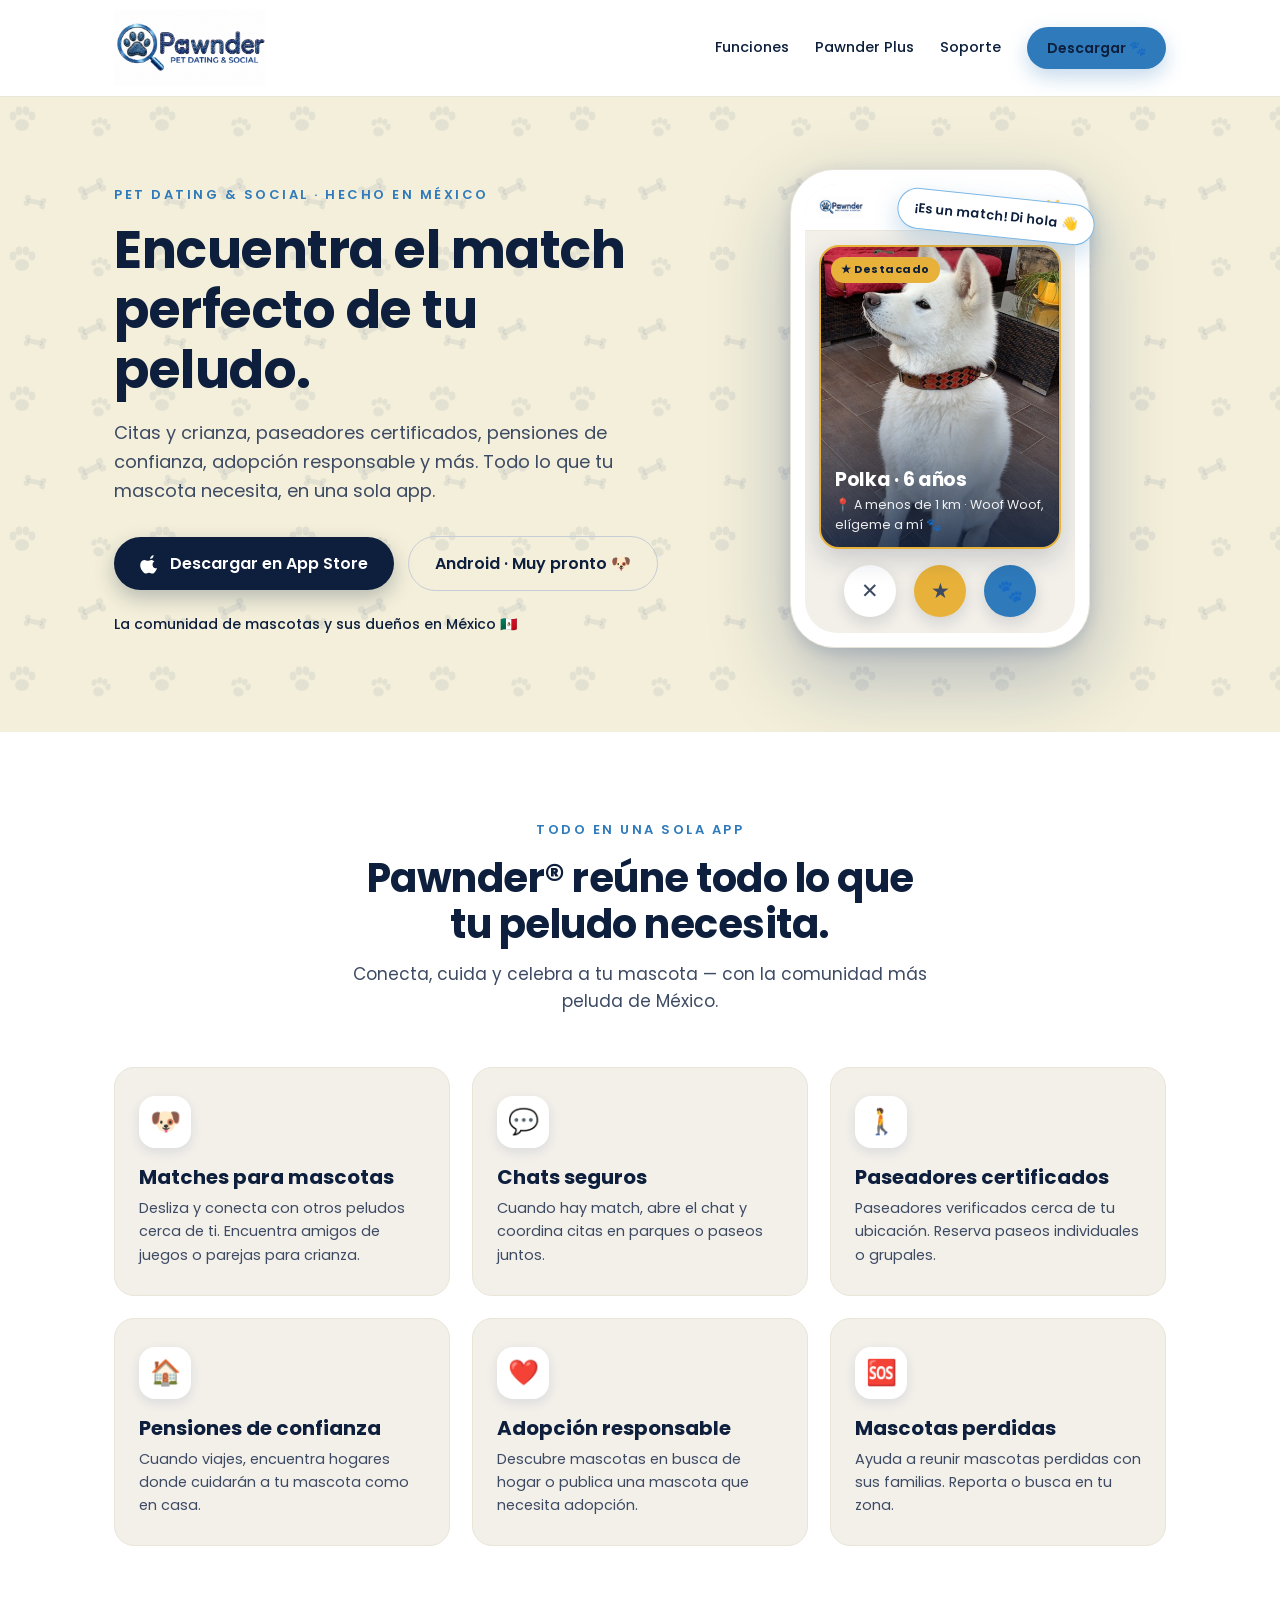
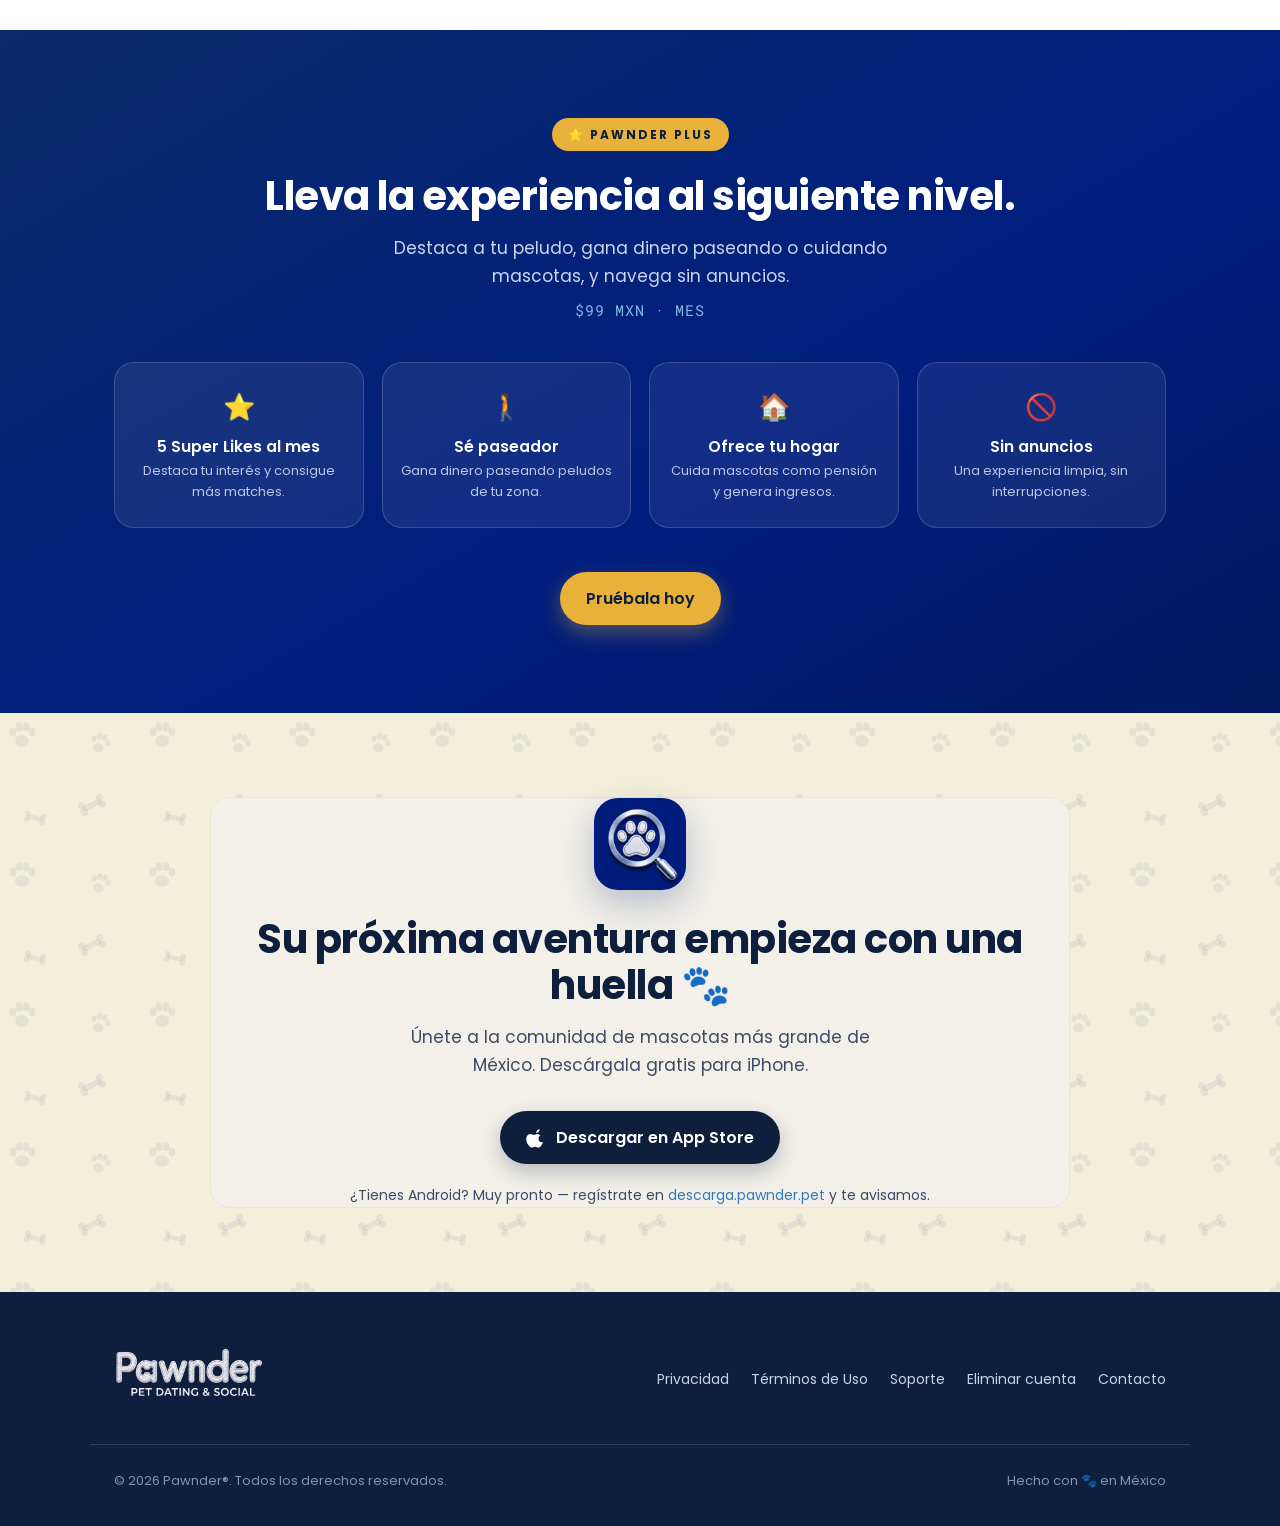
<file: index.html>
<!DOCTYPE html>
<html lang="es-MX">
<head>
<meta charset="UTF-8">
<meta name="viewport" content="width=device-width, initial-scale=1.0">
<title>Pawnder — Pet Dating & Social · La app de mascotas de México</title>
<meta name="description" content="Encuentra el match perfecto de tu peludo. Citas y crianza, paseadores certificados, pensiones, adopción y más. Descarga Pawnder gratis.">
<meta property="og:title" content="Pawnder — Pet Dating & Social">
<meta property="og:description" content="Encuentra el match perfecto de tu peludo. Citas, paseadores, pensiones y adopción en una sola app.">
<meta property="og:type" content="website">
<meta property="og:url" content="https://www.pawnder.pet/">
<meta property="og:image" content="https://www.pawnder.pet/assets/isotipo.png">
<link rel="icon" type="image/png" href="/assets/isotipo.png">
<link rel="apple-touch-icon" href="/assets/isotipo.png">
<link rel="preconnect" href="https://fonts.googleapis.com">
<link rel="preconnect" href="https://fonts.gstatic.com" crossorigin>
<link href="https://fonts.googleapis.com/css2?family=Poppins:wght@300;400;500;600;700&family=Roboto+Mono:wght@500&display=swap" rel="stylesheet">
<link rel="stylesheet" href="/styles.css">
</head>
<body>

<!-- Header -->
<header class="site-header">
  <div class="bar">
    <a class="logo" href="/"><img src="/assets/logo-horizontal.png" alt="Pawnder — Pet Dating & Social"></a>
    <nav class="site-nav">
      <a class="nav-link" href="#funciones">Funciones</a>
      <a class="nav-link" href="#plus">Pawnder Plus</a>
      <a class="nav-link" href="/soporte">Soporte</a>
      <a class="btn btn-cielo btn-sm" href="https://descarga.pawnder.pet">Descargar 🐾</a>
    </nav>
  </div>
</header>

<!-- Hero -->
<section class="hero pattern">
  <div class="grid">
    <div>
      <span class="kicker">Pet Dating &amp; Social · Hecho en México</span>
      <h1>Encuentra el match perfecto de tu peludo.</h1>
      <p class="sub">Citas y crianza, paseadores certificados, pensiones de confianza, adopción responsable y más. Todo lo que tu mascota necesita, en una sola app.</p>
      <div class="ctas">
        <a class="btn btn-navy" href="https://apps.apple.com/mx/app/pawnder/id6772829846">
          <svg viewBox="0 0 24 24" fill="currentColor"><path d="M16.365 1.43c0 1.14-.417 2.2-1.11 2.98-.75.86-1.97 1.53-3.02 1.44-.13-1.1.42-2.26 1.09-2.98.75-.81 2.05-1.42 3.04-1.44zM20.5 17.02c-.55 1.27-.82 1.83-1.53 2.95-.99 1.56-2.39 3.5-4.12 3.51-1.54.02-1.94-1-4.03-.99-2.09.01-2.53 1.01-4.07.99-1.73-.01-3.05-1.76-4.04-3.32C-.01 16.9-.32 12.3 1.14 9.86c1.03-1.74 2.66-2.77 4.19-2.77 1.56 0 2.54 1.02 4.02 1.02 1.44 0 2.31-1.02 4.12-1.02 1.36 0 2.8.74 3.83 2.02-3.36 1.84-2.81 6.64.9 8.11z"/></svg>
          Descargar en App Store
        </a>
        <a class="btn btn-outline" href="https://descarga.pawnder.pet">Android · Muy pronto 🐶</a>
      </div>
      <p class="trust">La comunidad de mascotas y sus dueños en México 🇲🇽</p>
    </div>

    <div class="phone-wrap">
      <div class="phone">
        <div class="screen">
          <div class="app-bar">
            <img src="/assets/logo-horizontal.png" alt="Pawnder">
            <span>🐶 🐱</span>
          </div>
          <div class="pet-card">
            <img src="/assets/polka.jpg" alt="Polka, husky en Pawnder">
            <div class="grad"></div>
            <span class="destacado">★ Destacado</span>
            <div class="info">
              <div class="name">Polka · 6 años</div>
              <div class="meta">📍 A menos de 1 km · Woof Woof, elígeme a mí 🐾</div>
            </div>
          </div>
          <div class="actions">
            <span class="act">✕</span>
            <span class="act star">★</span>
            <span class="act paw">🐾</span>
          </div>
        </div>
        <span class="match-chip">¡Es un match! Di hola 👋</span>
      </div>
    </div>
  </div>
</section>

<!-- Funciones -->
<section class="section" id="funciones">
  <div class="head">
    <span class="kicker">Todo en una sola app</span>
    <h2>Pawnder® reúne todo lo que tu peludo necesita.</h2>
    <p>Conecta, cuida y celebra a tu mascota — con la comunidad más peluda de México.</p>
  </div>
  <div class="features">
    <div class="feature">
      <div class="ico">🐶</div>
      <h3>Matches para mascotas</h3>
      <p>Desliza y conecta con otros peludos cerca de ti. Encuentra amigos de juegos o parejas para crianza.</p>
    </div>
    <div class="feature">
      <div class="ico">💬</div>
      <h3>Chats seguros</h3>
      <p>Cuando hay match, abre el chat y coordina citas en parques o paseos juntos.</p>
    </div>
    <div class="feature">
      <div class="ico">🚶</div>
      <h3>Paseadores certificados</h3>
      <p>Paseadores verificados cerca de tu ubicación. Reserva paseos individuales o grupales.</p>
    </div>
    <div class="feature">
      <div class="ico">🏠</div>
      <h3>Pensiones de confianza</h3>
      <p>Cuando viajes, encuentra hogares donde cuidarán a tu mascota como en casa.</p>
    </div>
    <div class="feature">
      <div class="ico">❤️</div>
      <h3>Adopción responsable</h3>
      <p>Descubre mascotas en busca de hogar o publica una mascota que necesita adopción.</p>
    </div>
    <div class="feature">
      <div class="ico">🆘</div>
      <h3>Mascotas perdidas</h3>
      <p>Ayuda a reunir mascotas perdidas con sus familias. Reporta o busca en tu zona.</p>
    </div>
  </div>
</section>

<!-- Pawnder Plus -->
<section class="plus" id="plus">
  <div class="inner">
    <span class="badge">⭐ Pawnder Plus</span>
    <h2>Lleva la experiencia al siguiente nivel.</h2>
    <p class="lead">Destaca a tu peludo, gana dinero paseando o cuidando mascotas, y navega sin anuncios.</p>
    <p class="price">$99 MXN · MES</p>
    <div class="perks">
      <div class="perk">
        <div class="em">⭐</div>
        <h3>5 Super Likes al mes</h3>
        <p>Destaca tu interés y consigue más matches.</p>
      </div>
      <div class="perk">
        <div class="em">🚶</div>
        <h3>Sé paseador</h3>
        <p>Gana dinero paseando peludos de tu zona.</p>
      </div>
      <div class="perk">
        <div class="em">🏠</div>
        <h3>Ofrece tu hogar</h3>
        <p>Cuida mascotas como pensión y genera ingresos.</p>
      </div>
      <div class="perk">
        <div class="em">🚫</div>
        <h3>Sin anuncios</h3>
        <p>Una experiencia limpia, sin interrupciones.</p>
      </div>
    </div>
    <a class="btn btn-dorado" href="https://apps.apple.com/mx/app/pawnder/id6772829846">Pruébala hoy</a>
  </div>
</section>

<!-- Descarga -->
<section class="section pattern download">
  <div class="box">
    <img class="isotipo" src="/assets/isotipo.png" alt="Pawnder">
    <h2>Su próxima aventura empieza con una huella 🐾</h2>
    <p class="sub">Únete a la comunidad de mascotas más grande de México. Descárgala gratis para iPhone.</p>
    <div class="ctas">
      <a class="btn btn-navy" href="https://apps.apple.com/mx/app/pawnder/id6772829846">
        <svg viewBox="0 0 24 24" fill="currentColor"><path d="M16.365 1.43c0 1.14-.417 2.2-1.11 2.98-.75.86-1.97 1.53-3.02 1.44-.13-1.1.42-2.26 1.09-2.98.75-.81 2.05-1.42 3.04-1.44zM20.5 17.02c-.55 1.27-.82 1.83-1.53 2.95-.99 1.56-2.39 3.5-4.12 3.51-1.54.02-1.94-1-4.03-.99-2.09.01-2.53 1.01-4.07.99-1.73-.01-3.05-1.76-4.04-3.32C-.01 16.9-.32 12.3 1.14 9.86c1.03-1.74 2.66-2.77 4.19-2.77 1.56 0 2.54 1.02 4.02 1.02 1.44 0 2.31-1.02 4.12-1.02 1.36 0 2.8.74 3.83 2.02-3.36 1.84-2.81 6.64.9 8.11z"/></svg>
        Descargar en App Store
      </a>
    </div>
    <p class="note">¿Tienes Android? Muy pronto — regístrate en <a href="https://descarga.pawnder.pet">descarga.pawnder.pet</a> y te avisamos.</p>
  </div>
</section>

<!-- Footer -->
<footer class="site-footer">
  <div class="top">
    <div class="brand">
      <img src="/assets/logo-blanco.png" alt="Pawnder">
    </div>
    <nav>
      <a href="/privacy">Privacidad</a>
      <a href="/eula">Términos de Uso</a>
      <a href="/soporte">Soporte</a>
      <a href="/eliminar-cuenta">Eliminar cuenta</a>
      <a href="mailto:support@pawnder.pet">Contacto</a>
    </nav>
  </div>
  <div class="bottom">
    <span>© 2026 Pawnder®. Todos los derechos reservados.</span>
    <span>Hecho con 🐾 en México</span>
  </div>
</footer>

</body>
</html>
</file>
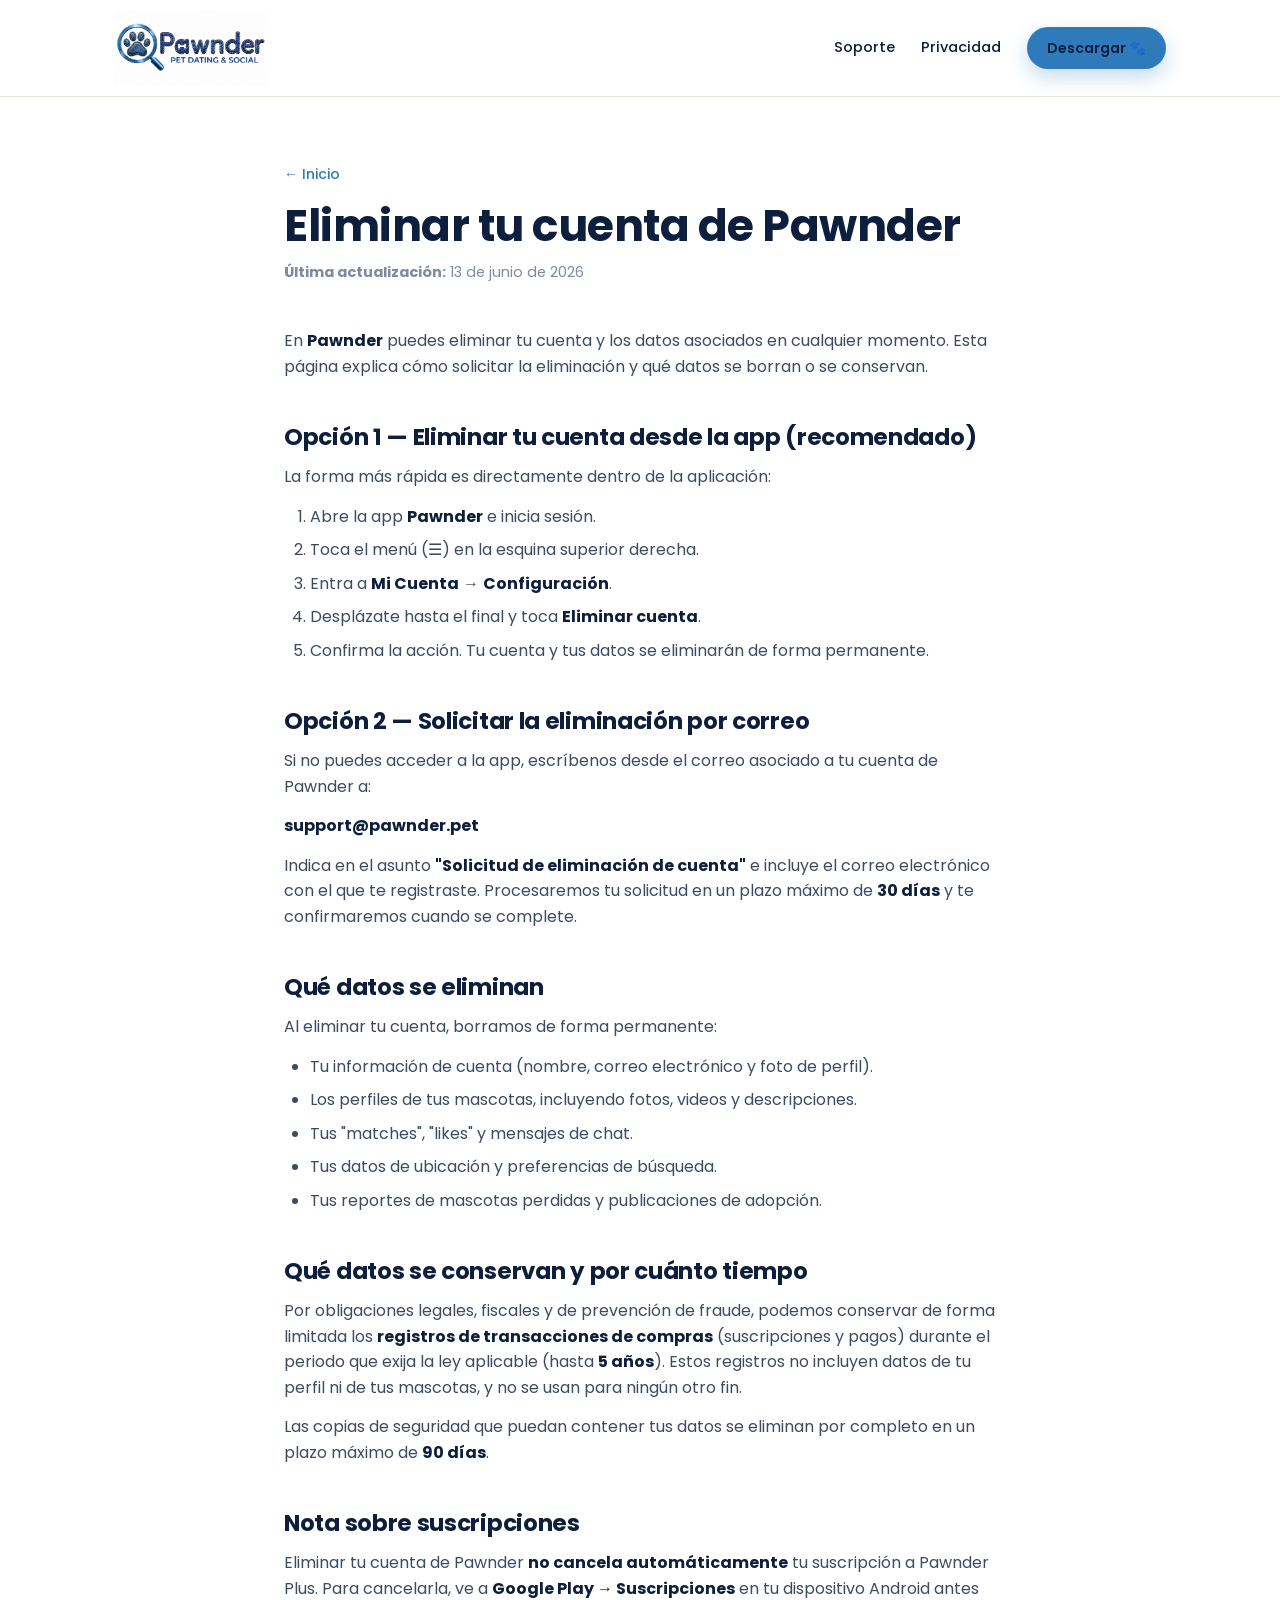
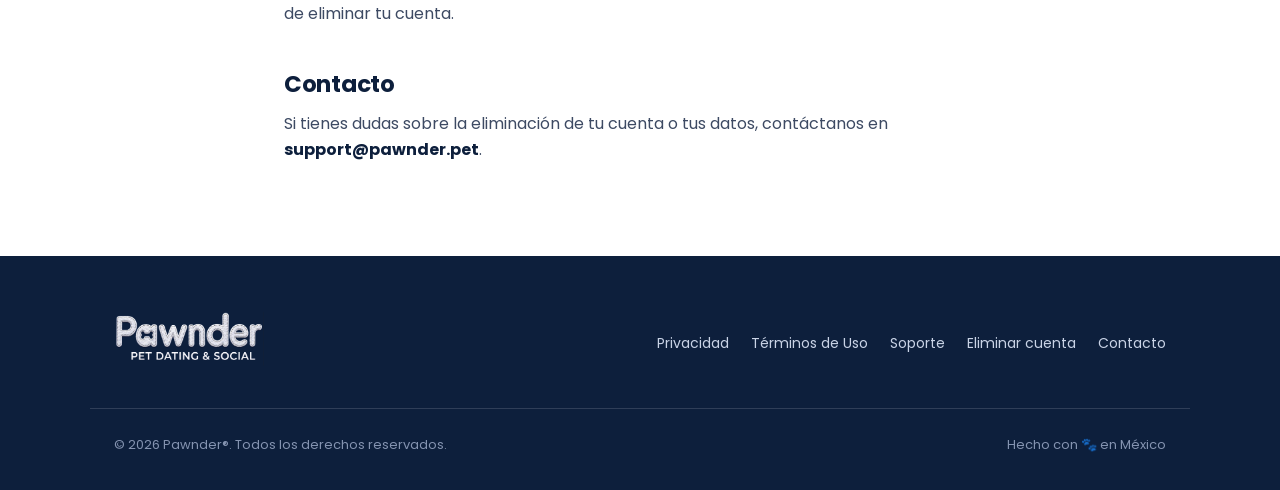
<file: eliminar-cuenta.html>
<!DOCTYPE html>
<html lang="es-MX">
<head>
<meta charset="UTF-8">
<meta name="viewport" content="width=device-width, initial-scale=1.0">
<title>Eliminar cuenta — Pawnder</title>
<meta name="description" content="Cómo eliminar tu cuenta de Pawnder y qué datos se borran o se conservan.">
<link rel="icon" type="image/png" href="/assets/isotipo.png">
<link rel="apple-touch-icon" href="/assets/isotipo.png">
<link rel="preconnect" href="https://fonts.googleapis.com">
<link rel="preconnect" href="https://fonts.gstatic.com" crossorigin>
<link href="https://fonts.googleapis.com/css2?family=Poppins:wght@300;400;500;600;700&display=swap" rel="stylesheet">
<link rel="stylesheet" href="/styles.css">
</head>
<body>

<header class="site-header">
  <div class="bar">
    <a class="logo" href="/"><img src="/assets/logo-horizontal.png" alt="Pawnder — Pet Dating & Social"></a>
    <nav class="site-nav">
      <a class="nav-link" href="/soporte">Soporte</a>
      <a class="nav-link" href="/privacy">Privacidad</a>
      <a class="btn btn-cielo btn-sm" href="https://descarga.pawnder.pet">Descargar 🐾</a>
    </nav>
  </div>
</header>

<main class="page-main">
  <div class="narrow">
    <a class="backlink" href="/">← Inicio</a>
    <h1>Eliminar tu cuenta de Pawnder</h1>
    <p class="meta"><strong>Última actualización:</strong> 13 de junio de 2026</p>

    <div class="content">
      <p>En <strong>Pawnder</strong> puedes eliminar tu cuenta y los datos asociados en cualquier momento. Esta página explica cómo solicitar la eliminación y qué datos se borran o se conservan.</p>

      <h2>Opción 1 — Eliminar tu cuenta desde la app (recomendado)</h2>
      <p>La forma más rápida es directamente dentro de la aplicación:</p>
      <ol>
        <li>Abre la app <strong>Pawnder</strong> e inicia sesión.</li>
        <li>Toca el menú (☰) en la esquina superior derecha.</li>
        <li>Entra a <strong>Mi Cuenta</strong> &rarr; <strong>Configuración</strong>.</li>
        <li>Desplázate hasta el final y toca <strong>Eliminar cuenta</strong>.</li>
        <li>Confirma la acción. Tu cuenta y tus datos se eliminarán de forma permanente.</li>
      </ol>

      <h2>Opción 2 — Solicitar la eliminación por correo</h2>
      <p>Si no puedes acceder a la app, escríbenos desde el correo asociado a tu cuenta de Pawnder a:</p>
      <p><a href="mailto:support@pawnder.pet?subject=Solicitud%20de%20eliminaci%C3%B3n%20de%20cuenta"><strong>support@pawnder.pet</strong></a></p>
      <p>Indica en el asunto <strong>"Solicitud de eliminación de cuenta"</strong> e incluye el correo electrónico con el que te registraste. Procesaremos tu solicitud en un plazo máximo de <strong>30 días</strong> y te confirmaremos cuando se complete.</p>

      <h2>Qué datos se eliminan</h2>
      <p>Al eliminar tu cuenta, borramos de forma permanente:</p>
      <ul>
        <li>Tu información de cuenta (nombre, correo electrónico y foto de perfil).</li>
        <li>Los perfiles de tus mascotas, incluyendo fotos, videos y descripciones.</li>
        <li>Tus "matches", "likes" y mensajes de chat.</li>
        <li>Tus datos de ubicación y preferencias de búsqueda.</li>
        <li>Tus reportes de mascotas perdidas y publicaciones de adopción.</li>
      </ul>

      <h2>Qué datos se conservan y por cuánto tiempo</h2>
      <p>Por obligaciones legales, fiscales y de prevención de fraude, podemos conservar de forma limitada los <strong>registros de transacciones de compras</strong> (suscripciones y pagos) durante el periodo que exija la ley aplicable (hasta <strong>5 años</strong>). Estos registros no incluyen datos de tu perfil ni de tus mascotas, y no se usan para ningún otro fin.</p>
      <p>Las copias de seguridad que puedan contener tus datos se eliminan por completo en un plazo máximo de <strong>90 días</strong>.</p>

      <h2>Nota sobre suscripciones</h2>
      <p>Eliminar tu cuenta de Pawnder <strong>no cancela automáticamente</strong> tu suscripción a Pawnder Plus. Para cancelarla, ve a <strong>Google Play &rarr; Suscripciones</strong> en tu dispositivo Android antes de eliminar tu cuenta.</p>

      <h2>Contacto</h2>
      <p>Si tienes dudas sobre la eliminación de tu cuenta o tus datos, contáctanos en <a href="mailto:support@pawnder.pet"><strong>support@pawnder.pet</strong></a>.</p>
    </div>
  </div>
</main>

<footer class="site-footer">
  <div class="top">
    <div class="brand">
      <img src="/assets/logo-blanco.png" alt="Pawnder">
    </div>
    <nav>
      <a href="/privacy">Privacidad</a>
      <a href="/eula">Términos de Uso</a>
      <a href="/soporte">Soporte</a>
      <a href="/eliminar-cuenta">Eliminar cuenta</a>
      <a href="mailto:support@pawnder.pet">Contacto</a>
    </nav>
  </div>
  <div class="bottom">
    <span>© 2026 Pawnder®. Todos los derechos reservados.</span>
    <span>Hecho con 🐾 en México</span>
  </div>
</footer>

</body>
</html>
</file>
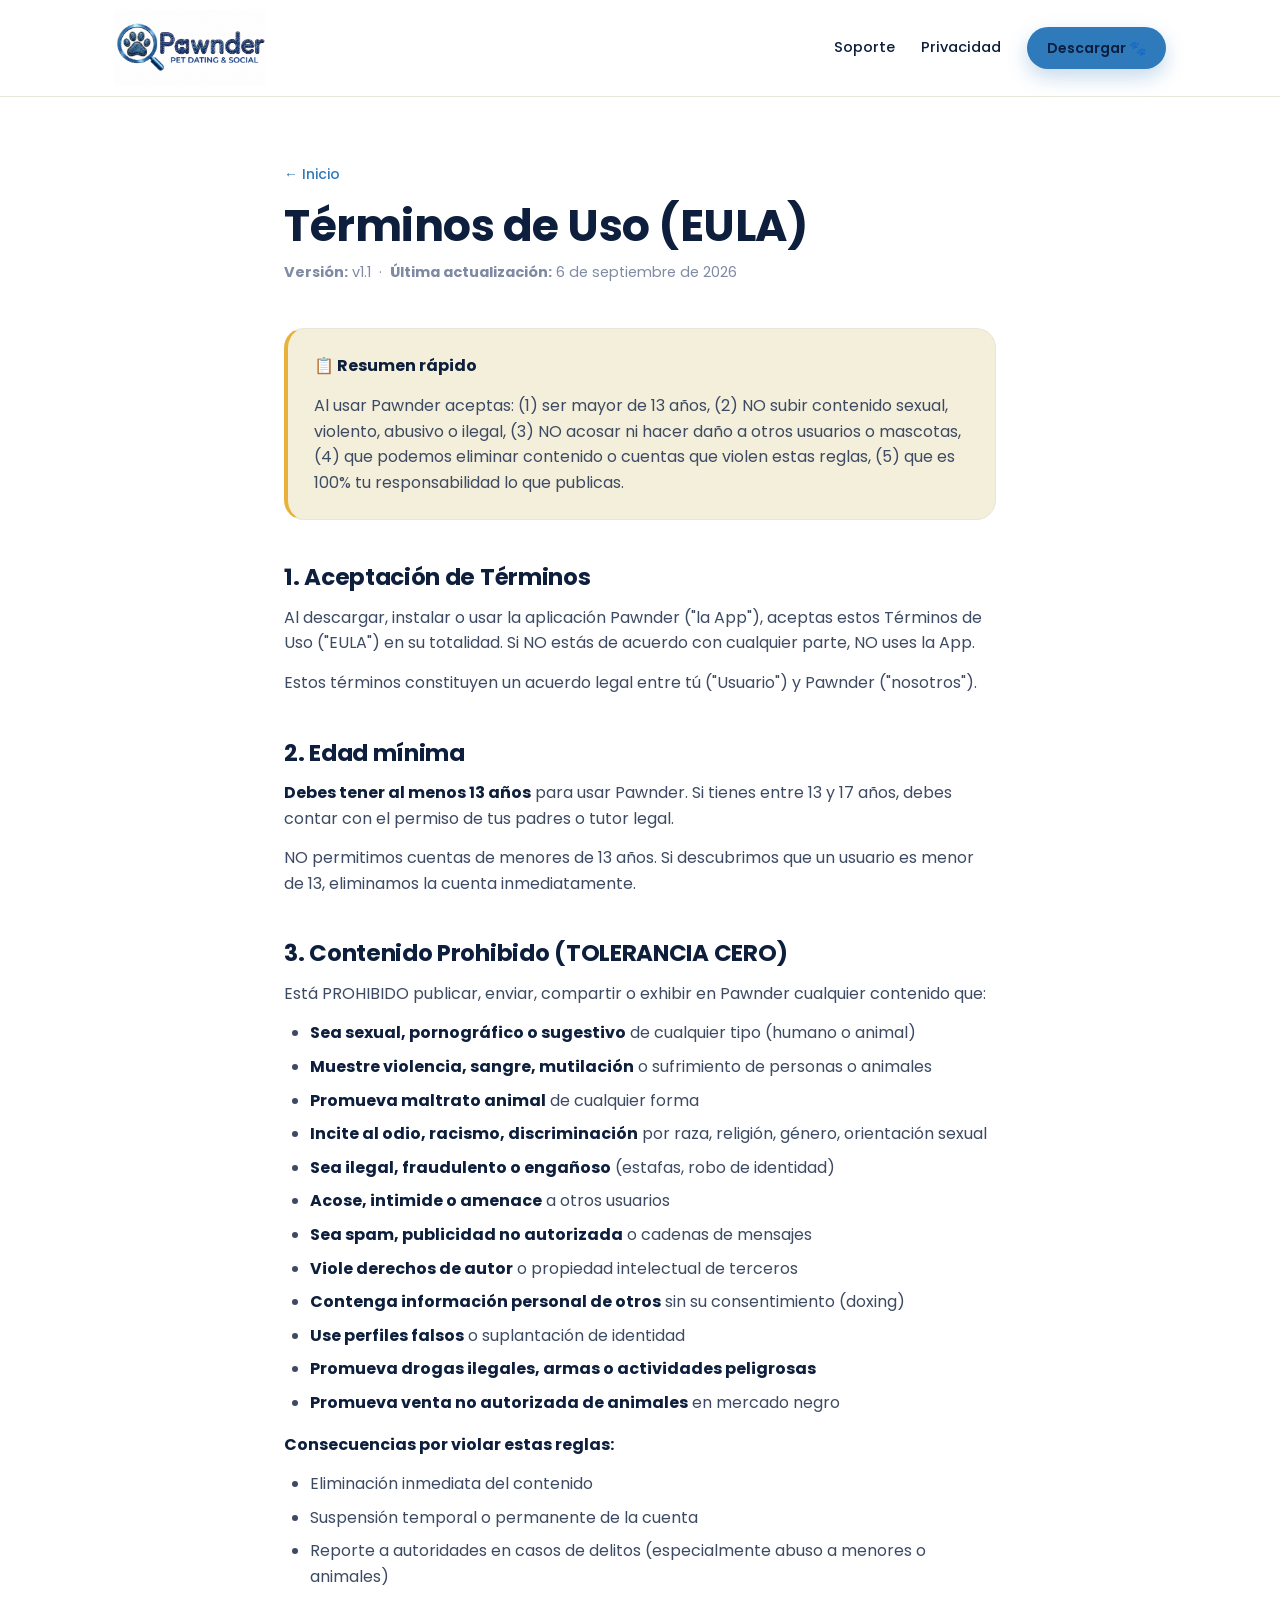
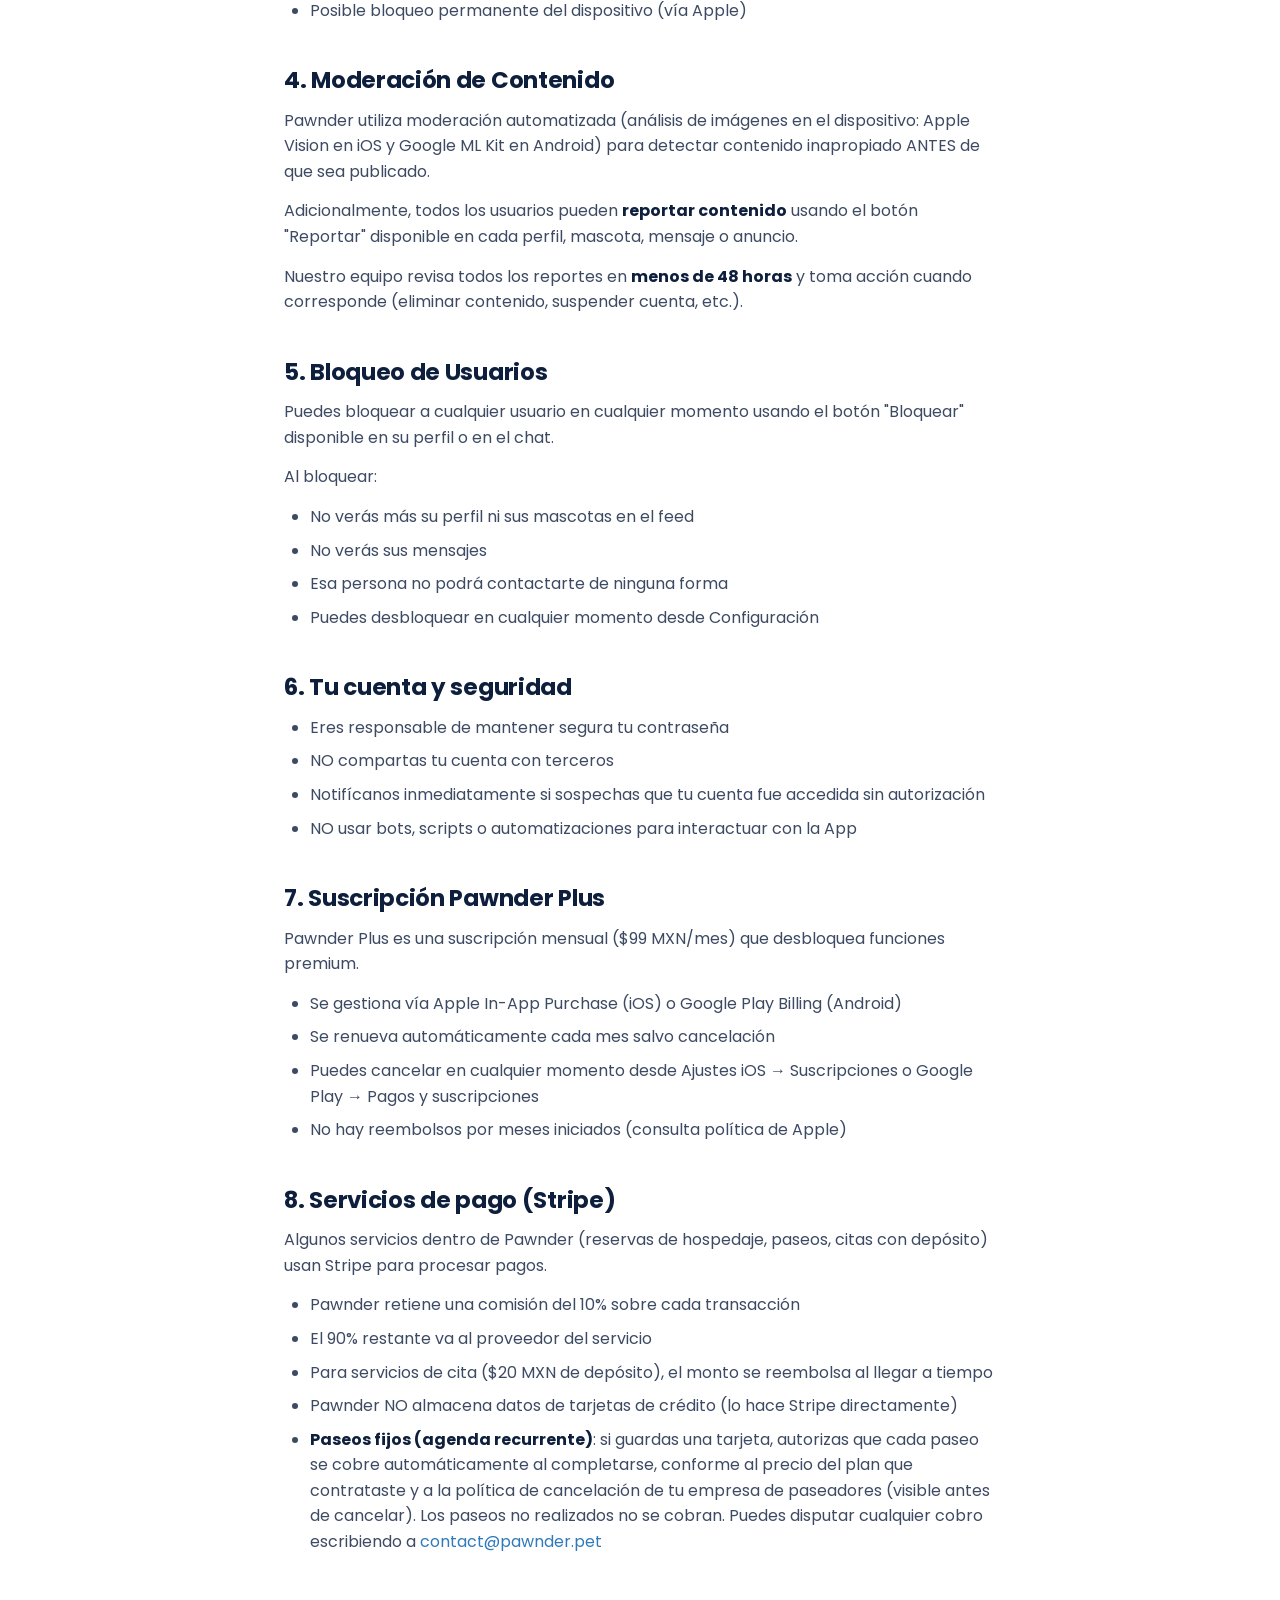
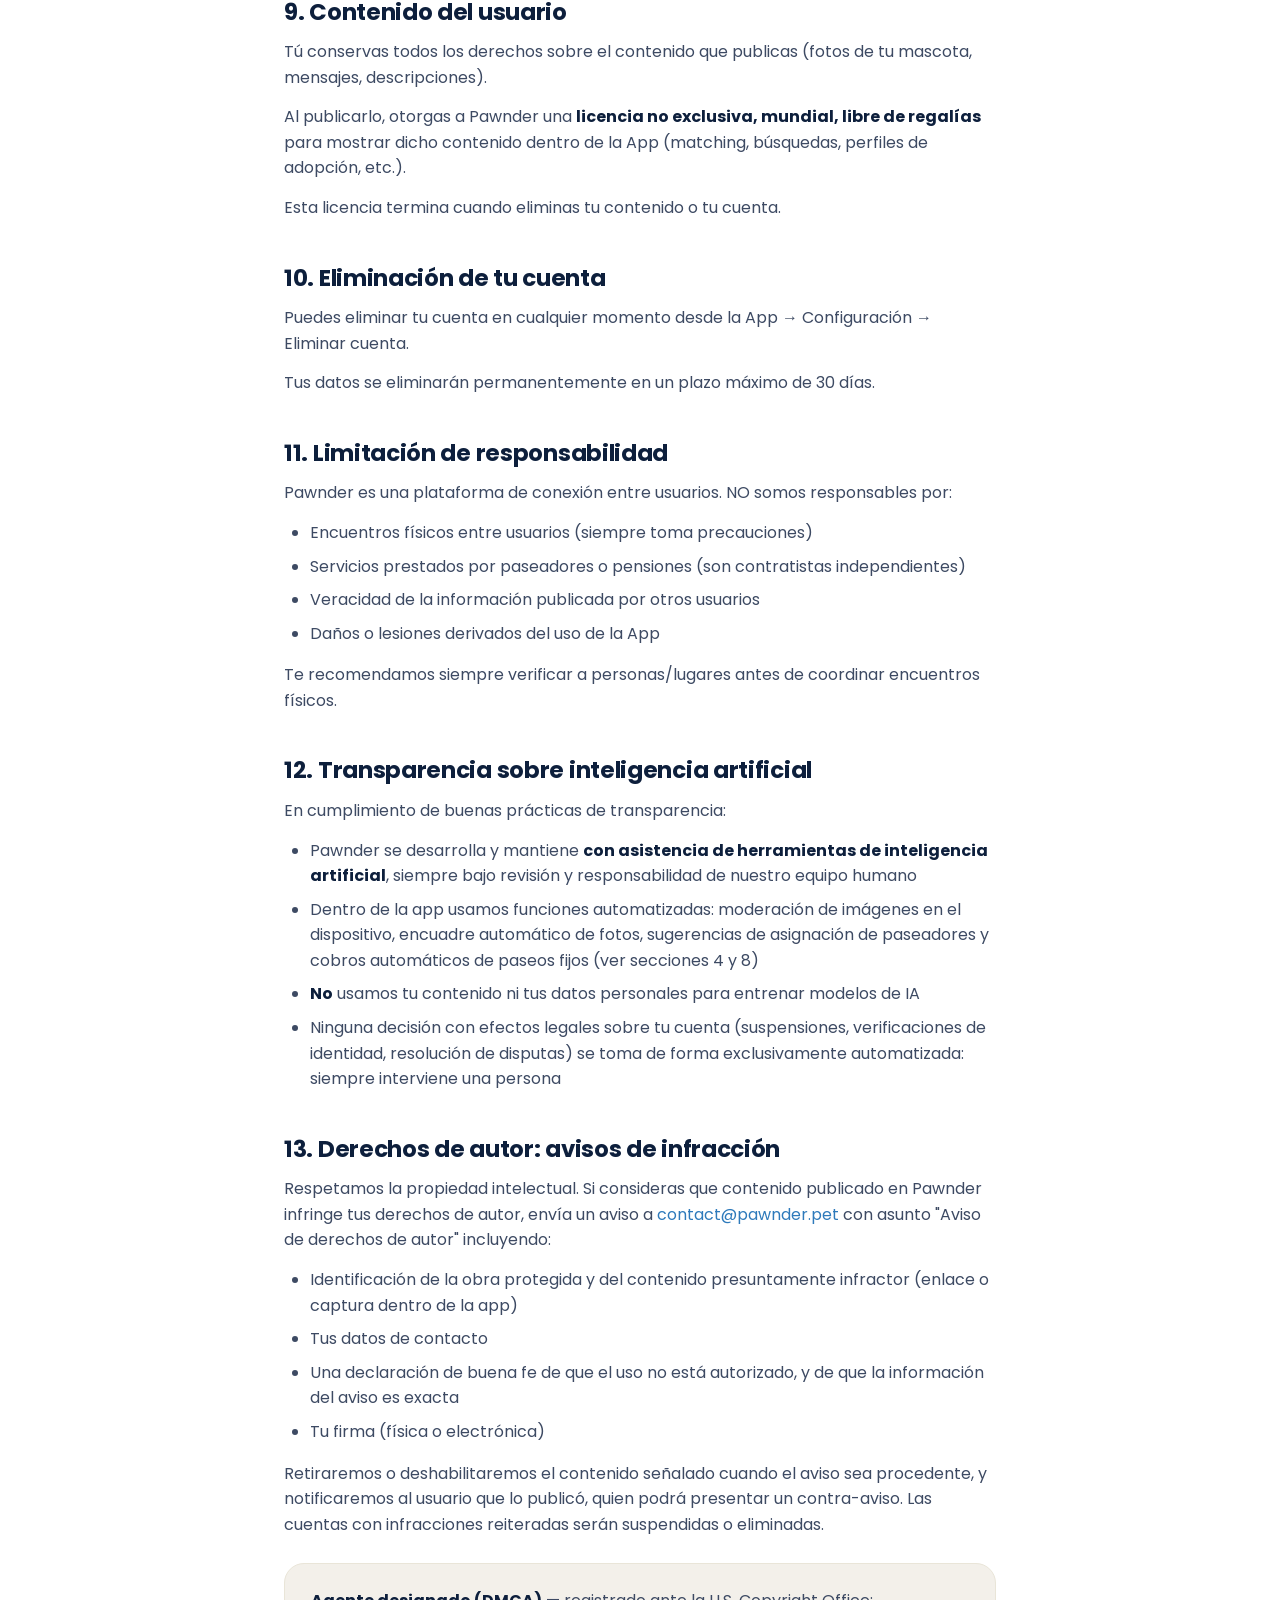
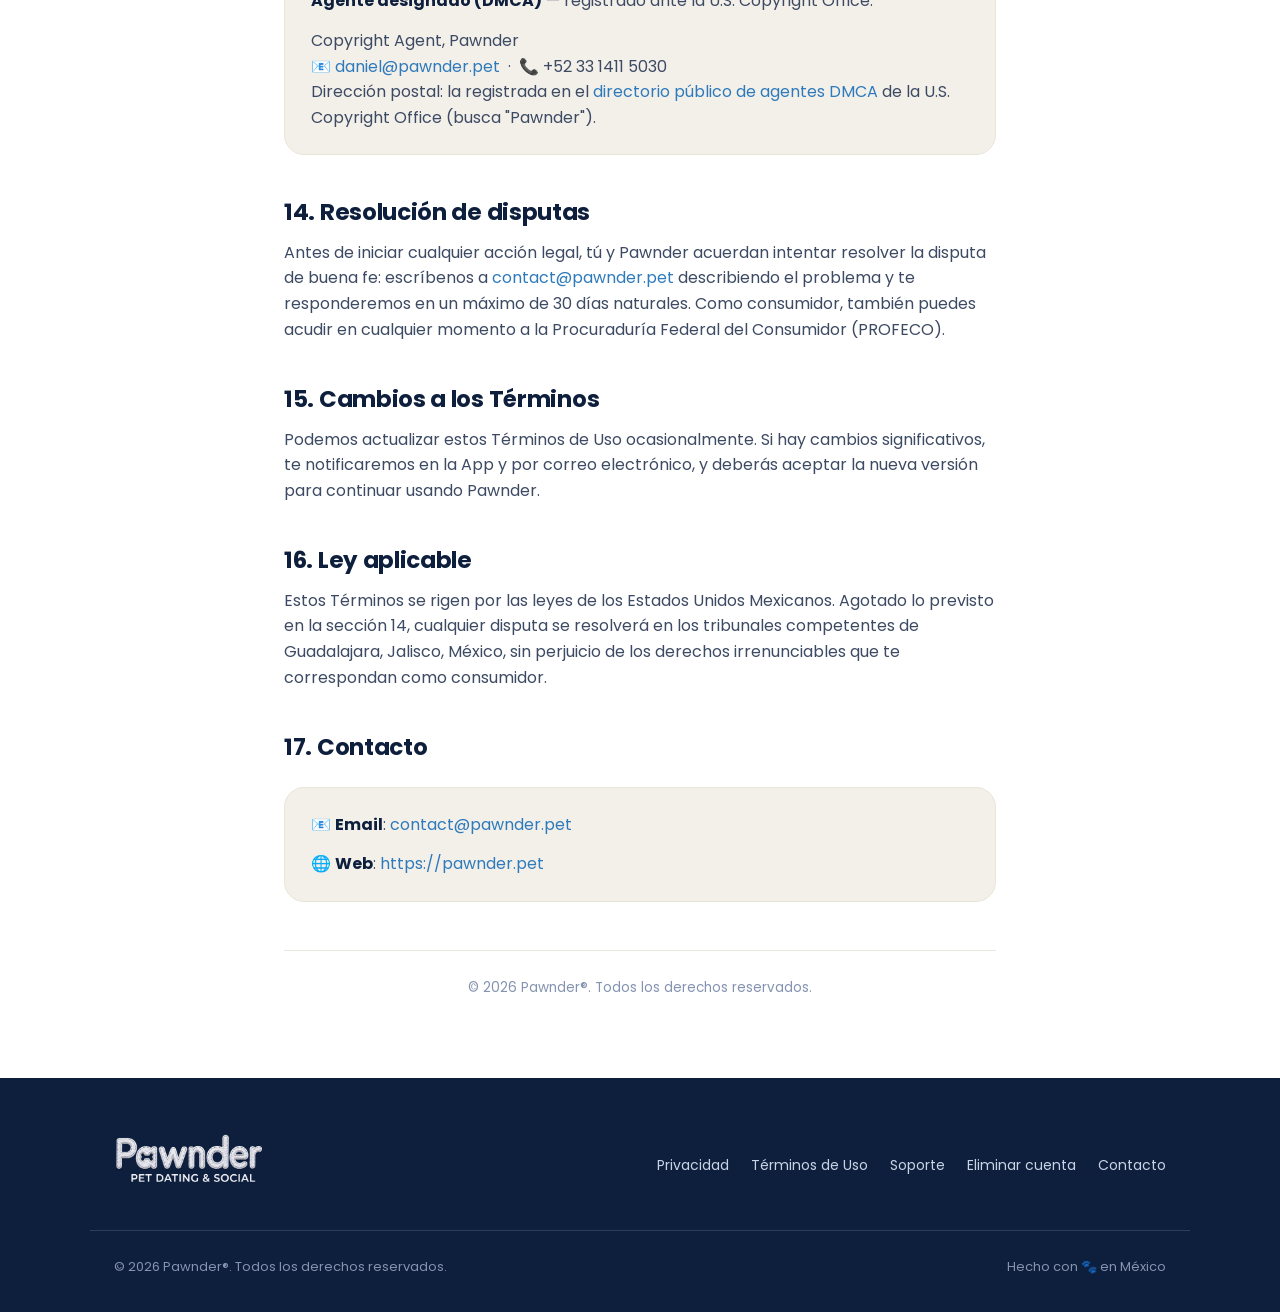
<file: eula.html>
<!DOCTYPE html>
<html lang="es-MX">
<head>
<meta charset="UTF-8">
<meta name="viewport" content="width=device-width, initial-scale=1.0">
<title>Términos de Uso (EULA) — Pawnder</title>
<meta name="description" content="Términos de Uso (EULA) de Pawnder. Reglas de la comunidad, contenido prohibido, derechos y obligaciones.">
<link rel="icon" type="image/png" href="/assets/isotipo.png">
<link rel="apple-touch-icon" href="/assets/isotipo.png">
<link rel="preconnect" href="https://fonts.googleapis.com">
<link rel="preconnect" href="https://fonts.gstatic.com" crossorigin>
<link href="https://fonts.googleapis.com/css2?family=Poppins:wght@300;400;500;600;700&display=swap" rel="stylesheet">
<link rel="stylesheet" href="/styles.css">
</head>
<body>

<header class="site-header">
  <div class="bar">
    <a class="logo" href="/"><img src="/assets/logo-horizontal.png" alt="Pawnder — Pet Dating & Social"></a>
    <nav class="site-nav">
      <a class="nav-link" href="/soporte">Soporte</a>
      <a class="nav-link" href="/privacy">Privacidad</a>
      <a class="btn btn-cielo btn-sm" href="https://descarga.pawnder.pet">Descargar 🐾</a>
    </nav>
  </div>
</header>

<main class="page-main">
  <div class="narrow">
    <a class="backlink" href="/">← Inicio</a>
    <h1>Términos de Uso (EULA)</h1>
    <p class="meta"><strong>Versión:</strong> v1.1 &nbsp;·&nbsp; <strong>Última actualización:</strong> 6 de septiembre de 2026</p>

    <div class="content">

      <div class="box gold">
        <p><strong>📋 Resumen rápido</strong></p>
        <p>Al usar Pawnder aceptas: (1) ser mayor de 13 años, (2) NO subir contenido sexual, violento, abusivo o ilegal, (3) NO acosar ni hacer daño a otros usuarios o mascotas, (4) que podemos eliminar contenido o cuentas que violen estas reglas, (5) que es 100% tu responsabilidad lo que publicas.</p>
      </div>

      <h2>1. Aceptación de Términos</h2>
      <p>Al descargar, instalar o usar la aplicación Pawnder ("la App"), aceptas estos Términos de Uso ("EULA") en su totalidad. Si NO estás de acuerdo con cualquier parte, NO uses la App.</p>
      <p>Estos términos constituyen un acuerdo legal entre tú ("Usuario") y Pawnder ("nosotros").</p>

      <h2>2. Edad mínima</h2>
      <p><strong>Debes tener al menos 13 años</strong> para usar Pawnder. Si tienes entre 13 y 17 años, debes contar con el permiso de tus padres o tutor legal.</p>
      <p>NO permitimos cuentas de menores de 13 años. Si descubrimos que un usuario es menor de 13, eliminamos la cuenta inmediatamente.</p>

      <h2>3. Contenido Prohibido (TOLERANCIA CERO)</h2>
      <p>Está PROHIBIDO publicar, enviar, compartir o exhibir en Pawnder cualquier contenido que:</p>
      <ul>
        <li><strong>Sea sexual, pornográfico o sugestivo</strong> de cualquier tipo (humano o animal)</li>
        <li><strong>Muestre violencia, sangre, mutilación</strong> o sufrimiento de personas o animales</li>
        <li><strong>Promueva maltrato animal</strong> de cualquier forma</li>
        <li><strong>Incite al odio, racismo, discriminación</strong> por raza, religión, género, orientación sexual</li>
        <li><strong>Sea ilegal, fraudulento o engañoso</strong> (estafas, robo de identidad)</li>
        <li><strong>Acose, intimide o amenace</strong> a otros usuarios</li>
        <li><strong>Sea spam, publicidad no autorizada</strong> o cadenas de mensajes</li>
        <li><strong>Viole derechos de autor</strong> o propiedad intelectual de terceros</li>
        <li><strong>Contenga información personal de otros</strong> sin su consentimiento (doxing)</li>
        <li><strong>Use perfiles falsos</strong> o suplantación de identidad</li>
        <li><strong>Promueva drogas ilegales, armas o actividades peligrosas</strong></li>
        <li><strong>Promueva venta no autorizada de animales</strong> en mercado negro</li>
      </ul>
      <p><strong>Consecuencias por violar estas reglas:</strong></p>
      <ul>
        <li>Eliminación inmediata del contenido</li>
        <li>Suspensión temporal o permanente de la cuenta</li>
        <li>Reporte a autoridades en casos de delitos (especialmente abuso a menores o animales)</li>
        <li>Posible bloqueo permanente del dispositivo (vía Apple)</li>
      </ul>

      <h2>4. Moderación de Contenido</h2>
      <p>Pawnder utiliza moderación automatizada (análisis de imágenes en el dispositivo: Apple Vision en iOS y Google ML Kit en Android) para detectar contenido inapropiado ANTES de que sea publicado.</p>
      <p>Adicionalmente, todos los usuarios pueden <strong>reportar contenido</strong> usando el botón "Reportar" disponible en cada perfil, mascota, mensaje o anuncio.</p>
      <p>Nuestro equipo revisa todos los reportes en <strong>menos de 48 horas</strong> y toma acción cuando corresponde (eliminar contenido, suspender cuenta, etc.).</p>

      <h2>5. Bloqueo de Usuarios</h2>
      <p>Puedes bloquear a cualquier usuario en cualquier momento usando el botón "Bloquear" disponible en su perfil o en el chat.</p>
      <p>Al bloquear:</p>
      <ul>
        <li>No verás más su perfil ni sus mascotas en el feed</li>
        <li>No verás sus mensajes</li>
        <li>Esa persona no podrá contactarte de ninguna forma</li>
        <li>Puedes desbloquear en cualquier momento desde Configuración</li>
      </ul>

      <h2>6. Tu cuenta y seguridad</h2>
      <ul>
        <li>Eres responsable de mantener segura tu contraseña</li>
        <li>NO compartas tu cuenta con terceros</li>
        <li>Notifícanos inmediatamente si sospechas que tu cuenta fue accedida sin autorización</li>
        <li>NO usar bots, scripts o automatizaciones para interactuar con la App</li>
      </ul>

      <h2>7. Suscripción Pawnder Plus</h2>
      <p>Pawnder Plus es una suscripción mensual ($99 MXN/mes) que desbloquea funciones premium.</p>
      <ul>
        <li>Se gestiona vía Apple In-App Purchase (iOS) o Google Play Billing (Android)</li>
        <li>Se renueva automáticamente cada mes salvo cancelación</li>
        <li>Puedes cancelar en cualquier momento desde Ajustes iOS → Suscripciones o Google Play → Pagos y suscripciones</li>
        <li>No hay reembolsos por meses iniciados (consulta política de Apple)</li>
      </ul>

      <h2>8. Servicios de pago (Stripe)</h2>
      <p>Algunos servicios dentro de Pawnder (reservas de hospedaje, paseos, citas con depósito) usan Stripe para procesar pagos.</p>
      <ul>
        <li>Pawnder retiene una comisión del 10% sobre cada transacción</li>
        <li>El 90% restante va al proveedor del servicio</li>
        <li>Para servicios de cita ($20 MXN de depósito), el monto se reembolsa al llegar a tiempo</li>
        <li>Pawnder NO almacena datos de tarjetas de crédito (lo hace Stripe directamente)</li>
        <li><strong>Paseos fijos (agenda recurrente)</strong>: si guardas una tarjeta, autorizas que cada paseo se cobre automáticamente al completarse, conforme al precio del plan que contrataste y a la política de cancelación de tu empresa de paseadores (visible antes de cancelar). Los paseos no realizados no se cobran. Puedes disputar cualquier cobro escribiendo a <a href="mailto:contact@pawnder.pet">contact@pawnder.pet</a></li>
      </ul>

      <h2>9. Contenido del usuario</h2>
      <p>Tú conservas todos los derechos sobre el contenido que publicas (fotos de tu mascota, mensajes, descripciones).</p>
      <p>Al publicarlo, otorgas a Pawnder una <strong>licencia no exclusiva, mundial, libre de regalías</strong> para mostrar dicho contenido dentro de la App (matching, búsquedas, perfiles de adopción, etc.).</p>
      <p>Esta licencia termina cuando eliminas tu contenido o tu cuenta.</p>

      <h2>10. Eliminación de tu cuenta</h2>
      <p>Puedes eliminar tu cuenta en cualquier momento desde la App → Configuración → Eliminar cuenta.</p>
      <p>Tus datos se eliminarán permanentemente en un plazo máximo de 30 días.</p>

      <h2>11. Limitación de responsabilidad</h2>
      <p>Pawnder es una plataforma de conexión entre usuarios. NO somos responsables por:</p>
      <ul>
        <li>Encuentros físicos entre usuarios (siempre toma precauciones)</li>
        <li>Servicios prestados por paseadores o pensiones (son contratistas independientes)</li>
        <li>Veracidad de la información publicada por otros usuarios</li>
        <li>Daños o lesiones derivados del uso de la App</li>
      </ul>
      <p>Te recomendamos siempre verificar a personas/lugares antes de coordinar encuentros físicos.</p>

      <h2>12. Transparencia sobre inteligencia artificial</h2>
      <p>En cumplimiento de buenas prácticas de transparencia:</p>
      <ul>
        <li>Pawnder se desarrolla y mantiene <strong>con asistencia de herramientas de inteligencia artificial</strong>, siempre bajo revisión y responsabilidad de nuestro equipo humano</li>
        <li>Dentro de la app usamos funciones automatizadas: moderación de imágenes en el dispositivo, encuadre automático de fotos, sugerencias de asignación de paseadores y cobros automáticos de paseos fijos (ver secciones 4 y 8)</li>
        <li><strong>No</strong> usamos tu contenido ni tus datos personales para entrenar modelos de IA</li>
        <li>Ninguna decisión con efectos legales sobre tu cuenta (suspensiones, verificaciones de identidad, resolución de disputas) se toma de forma exclusivamente automatizada: siempre interviene una persona</li>
      </ul>

      <h2>13. Derechos de autor: avisos de infracción</h2>
      <p>Respetamos la propiedad intelectual. Si consideras que contenido publicado en Pawnder infringe tus derechos de autor, envía un aviso a <a href="mailto:contact@pawnder.pet">contact@pawnder.pet</a> con asunto "Aviso de derechos de autor" incluyendo:</p>
      <ul>
        <li>Identificación de la obra protegida y del contenido presuntamente infractor (enlace o captura dentro de la app)</li>
        <li>Tus datos de contacto</li>
        <li>Una declaración de buena fe de que el uso no está autorizado, y de que la información del aviso es exacta</li>
        <li>Tu firma (física o electrónica)</li>
      </ul>
      <p>Retiraremos o deshabilitaremos el contenido señalado cuando el aviso sea procedente, y notificaremos al usuario que lo publicó, quien podrá presentar un contra-aviso. Las cuentas con infracciones reiteradas serán suspendidas o eliminadas.</p>
      <div class="box">
        <p><strong>Agente designado (DMCA)</strong> — registrado ante la U.S. Copyright Office:</p>
        <p>Copyright Agent, Pawnder<br>
        📧 <a href="mailto:daniel@pawnder.pet">daniel@pawnder.pet</a> &nbsp;·&nbsp; 📞 +52 33 1411 5030<br>
        Dirección postal: la registrada en el <a href="https://dmca.copyright.gov" rel="noopener">directorio público de agentes DMCA</a> de la U.S. Copyright Office (busca "Pawnder").</p>
      </div>

      <h2>14. Resolución de disputas</h2>
      <p>Antes de iniciar cualquier acción legal, tú y Pawnder acuerdan intentar resolver la disputa de buena fe: escríbenos a <a href="mailto:contact@pawnder.pet">contact@pawnder.pet</a> describiendo el problema y te responderemos en un máximo de 30 días naturales. Como consumidor, también puedes acudir en cualquier momento a la Procuraduría Federal del Consumidor (PROFECO).</p>

      <h2>15. Cambios a los Términos</h2>
      <p>Podemos actualizar estos Términos de Uso ocasionalmente. Si hay cambios significativos, te notificaremos en la App y por correo electrónico, y deberás aceptar la nueva versión para continuar usando Pawnder.</p>

      <h2>16. Ley aplicable</h2>
      <p>Estos Términos se rigen por las leyes de los Estados Unidos Mexicanos. Agotado lo previsto en la sección 14, cualquier disputa se resolverá en los tribunales competentes de Guadalajara, Jalisco, México, sin perjuicio de los derechos irrenunciables que te correspondan como consumidor.</p>

      <h2>17. Contacto</h2>
      <div class="box">
        <p>📧 <strong>Email</strong>: <a href="mailto:contact@pawnder.pet">contact@pawnder.pet</a></p>
        <p>🌐 <strong>Web</strong>: <a href="https://pawnder.pet">https://pawnder.pet</a></p>
      </div>
    </div>

    <hr class="divider">
    <p class="fineprint">© 2026 Pawnder®. Todos los derechos reservados.</p>
  </div>
</main>

<footer class="site-footer">
  <div class="top">
    <div class="brand">
      <img src="/assets/logo-blanco.png" alt="Pawnder">
    </div>
    <nav>
      <a href="/privacy">Privacidad</a>
      <a href="/eula">Términos de Uso</a>
      <a href="/soporte">Soporte</a>
      <a href="/eliminar-cuenta">Eliminar cuenta</a>
      <a href="mailto:contact@pawnder.pet">Contacto</a>
    </nav>
  </div>
  <div class="bottom">
    <span>© 2026 Pawnder®. Todos los derechos reservados.</span>
    <span>Hecho con 🐾 en México</span>
  </div>
</footer>

</body>
</html>
</file>
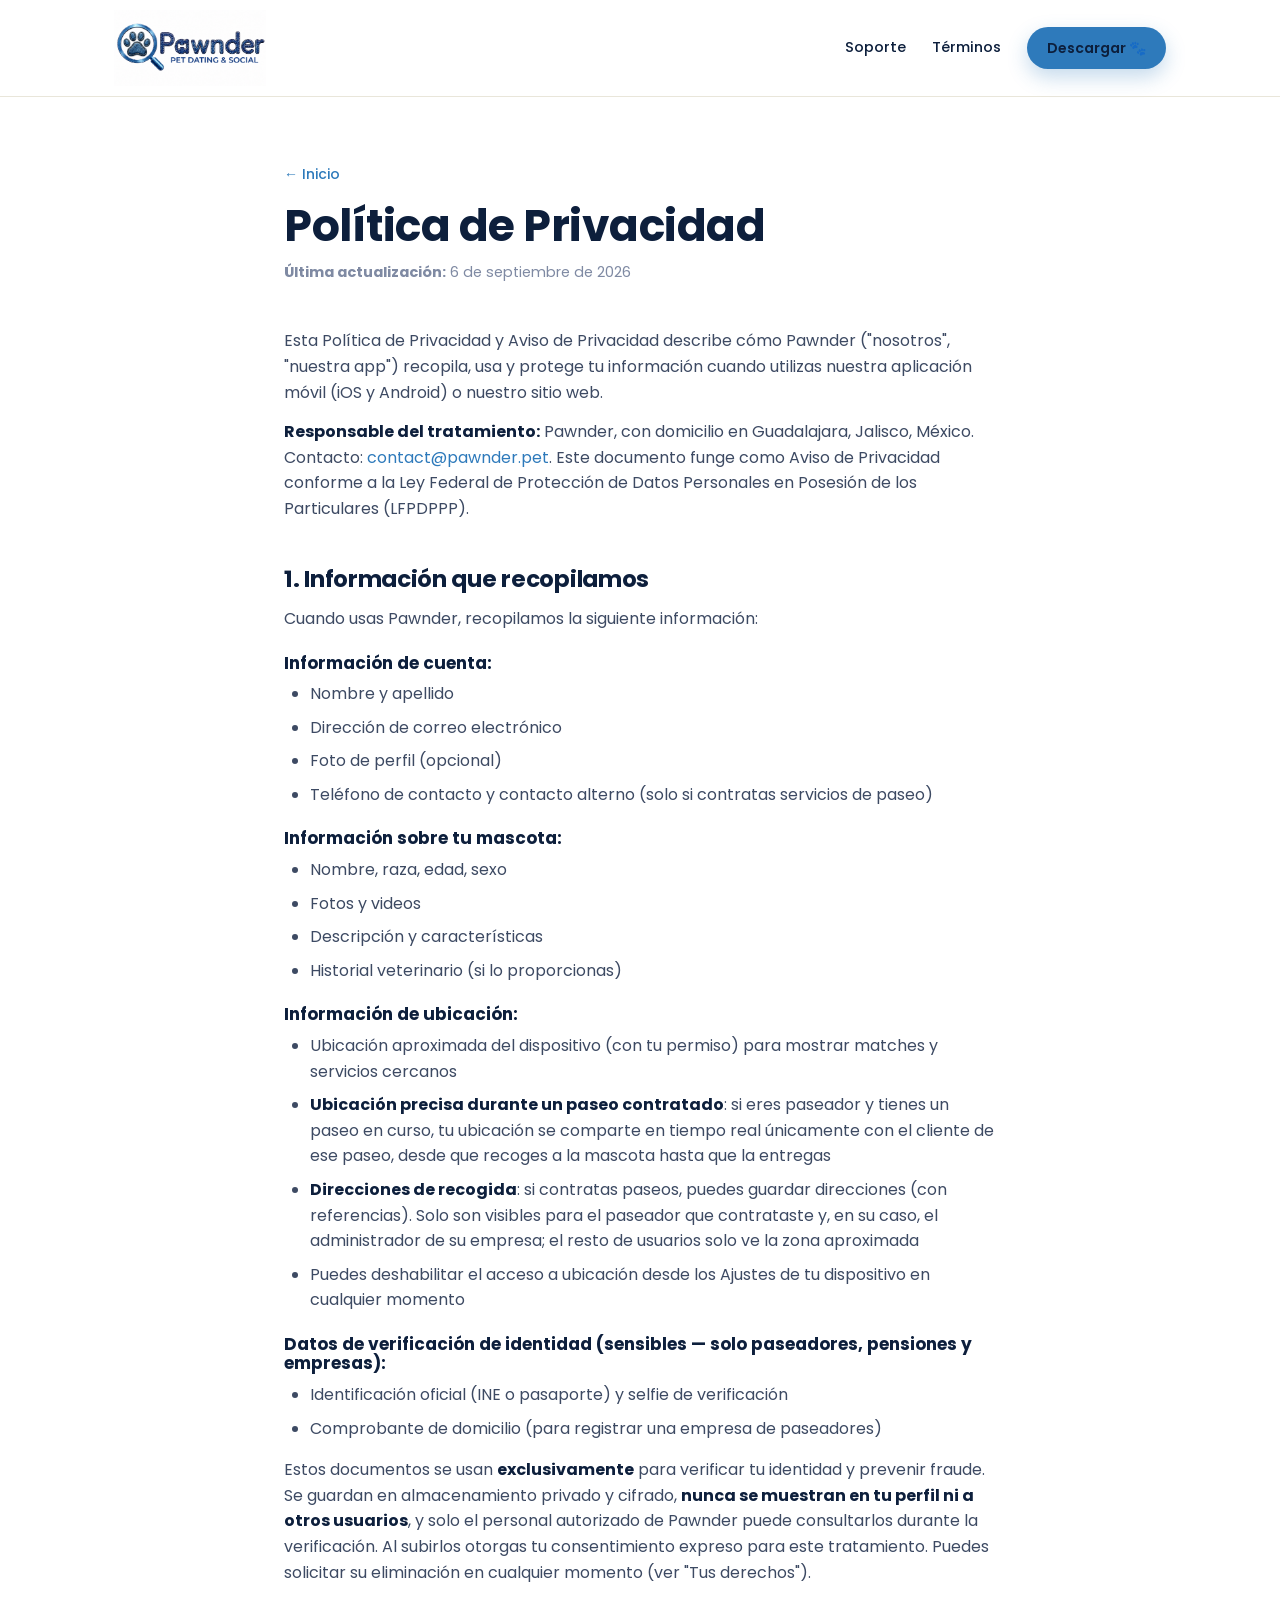
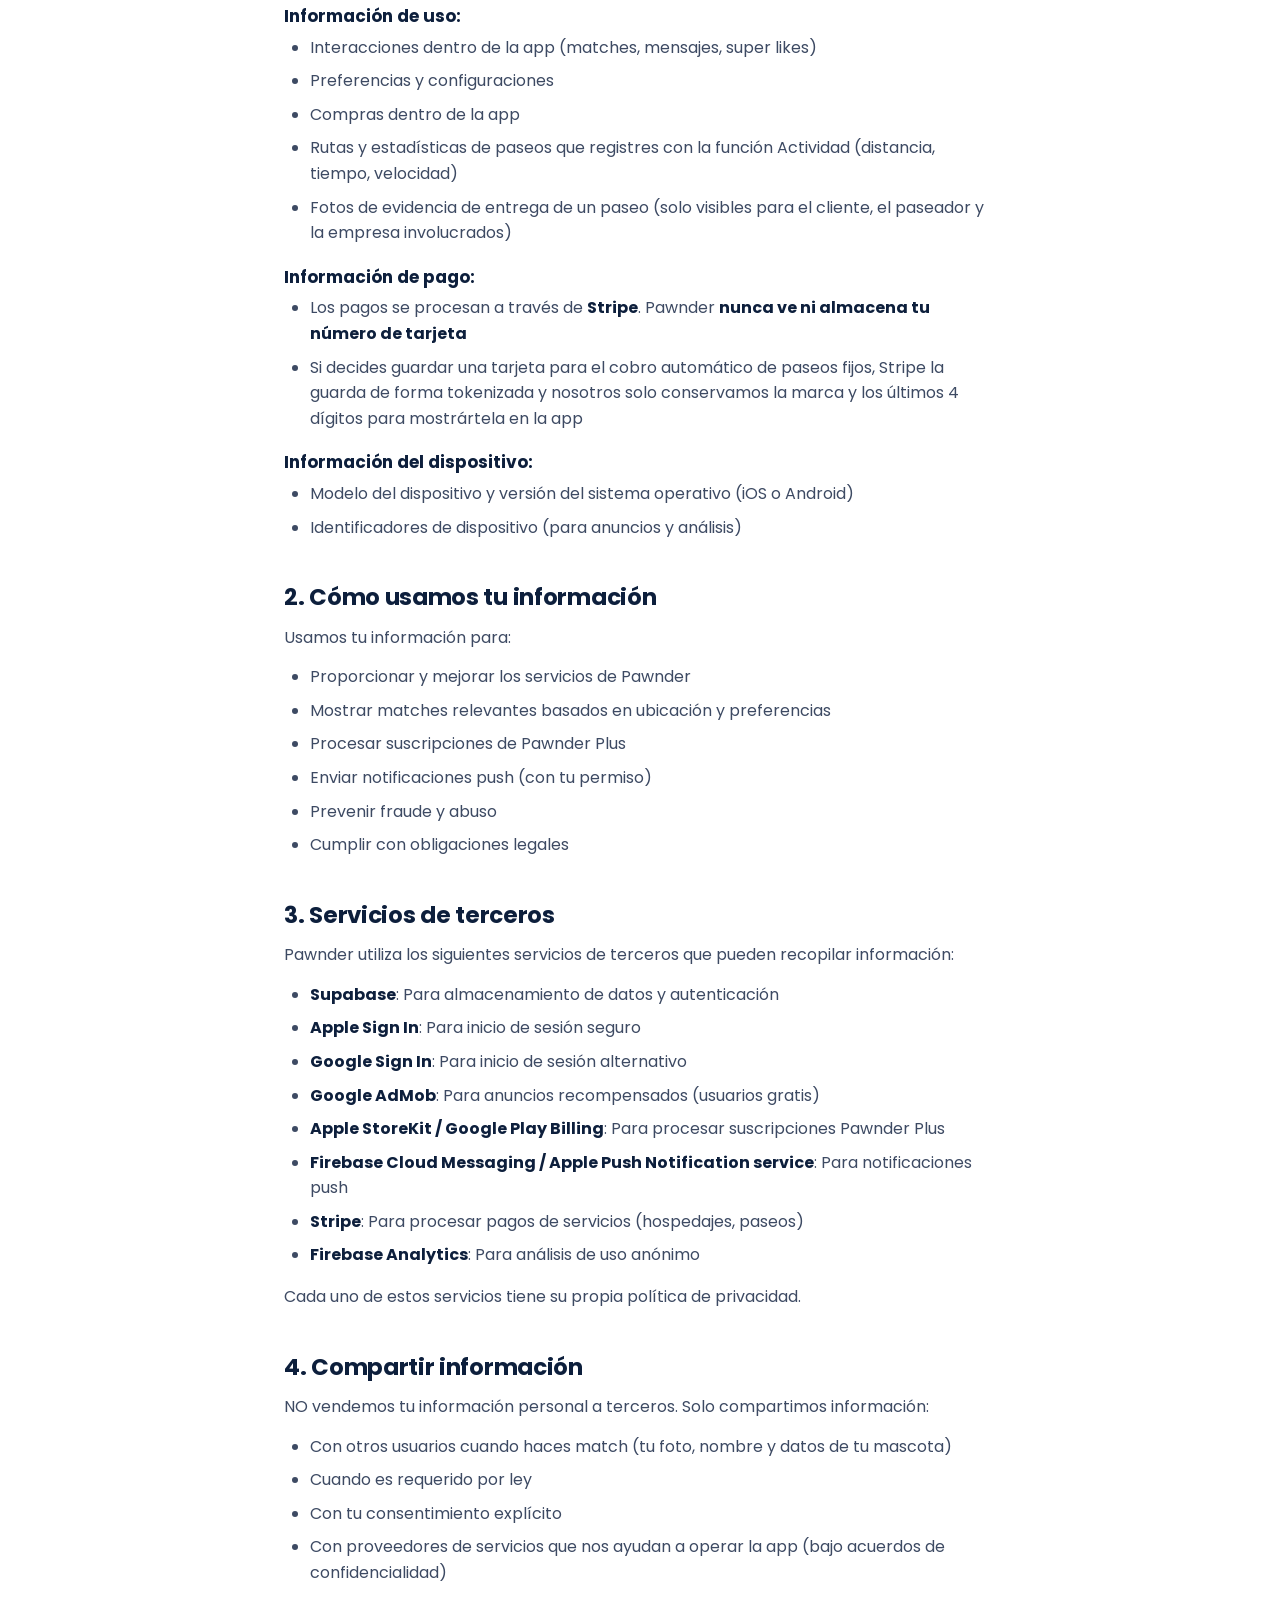
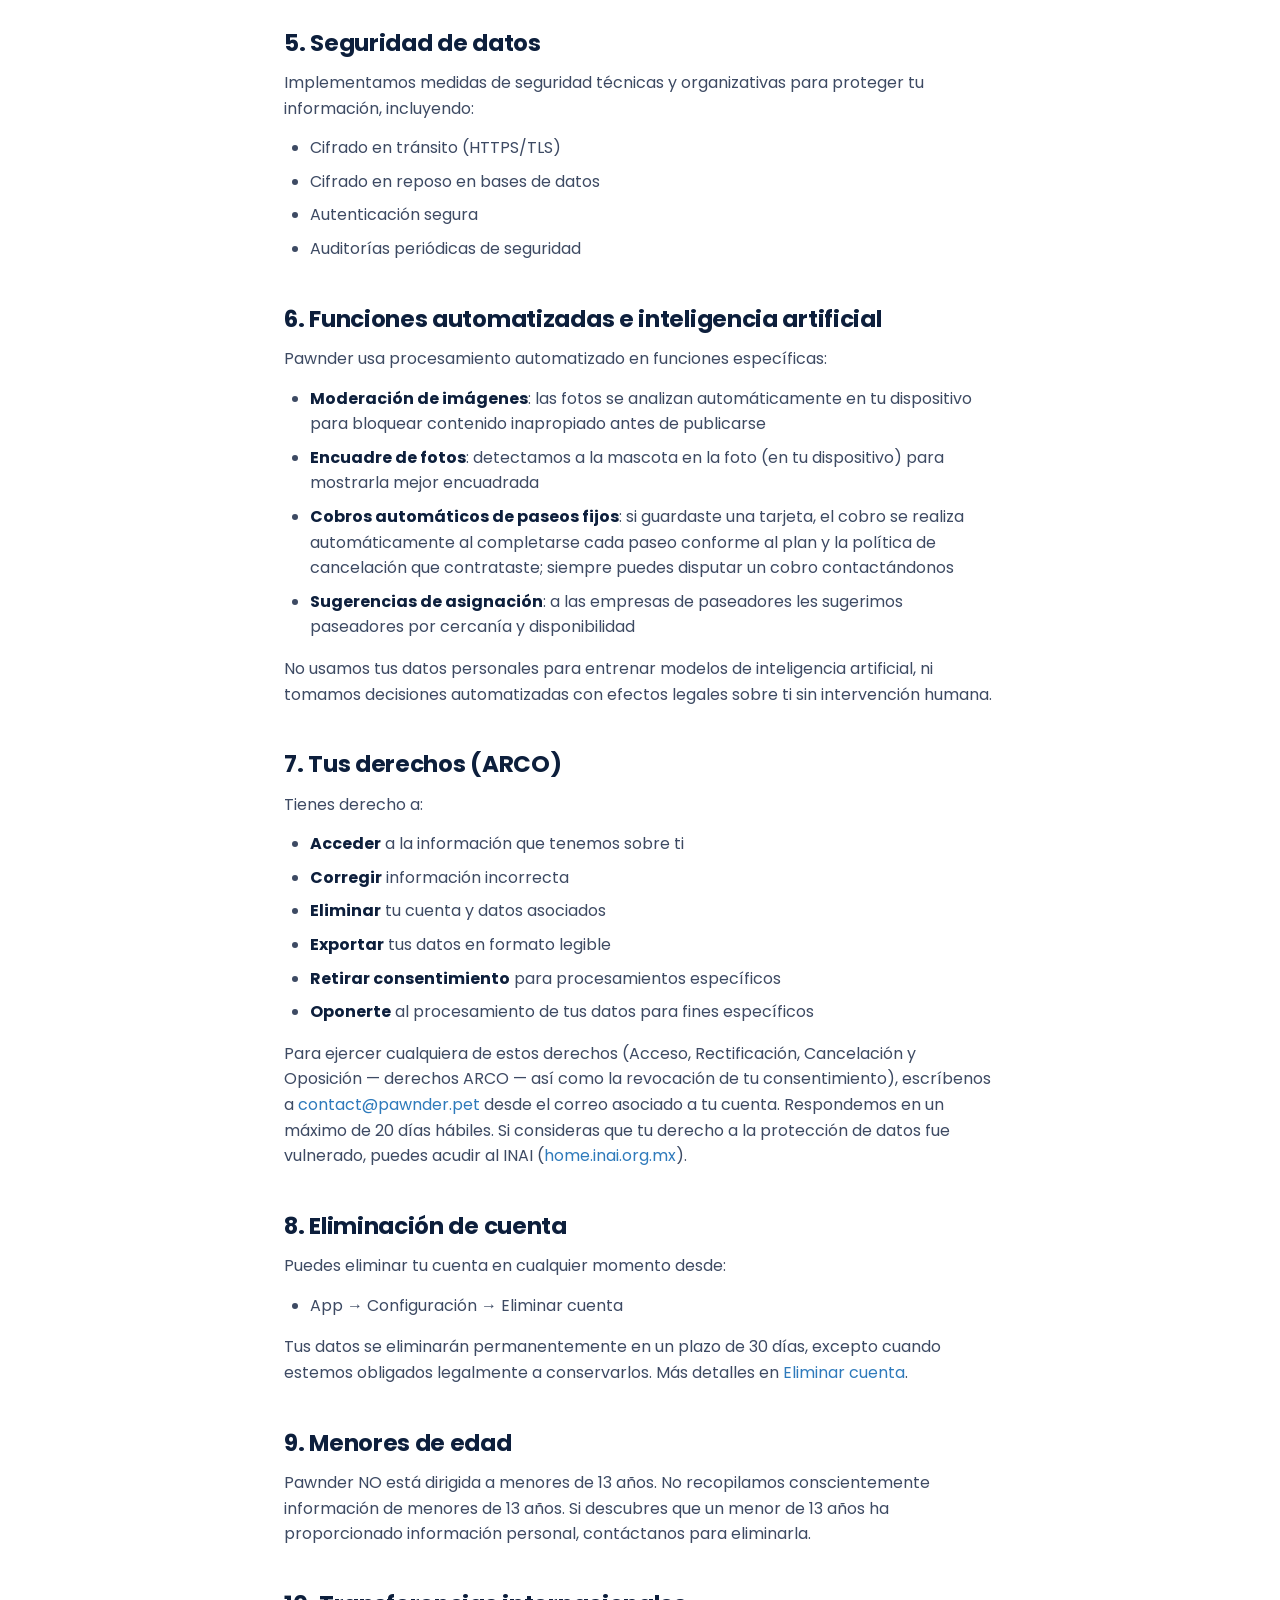
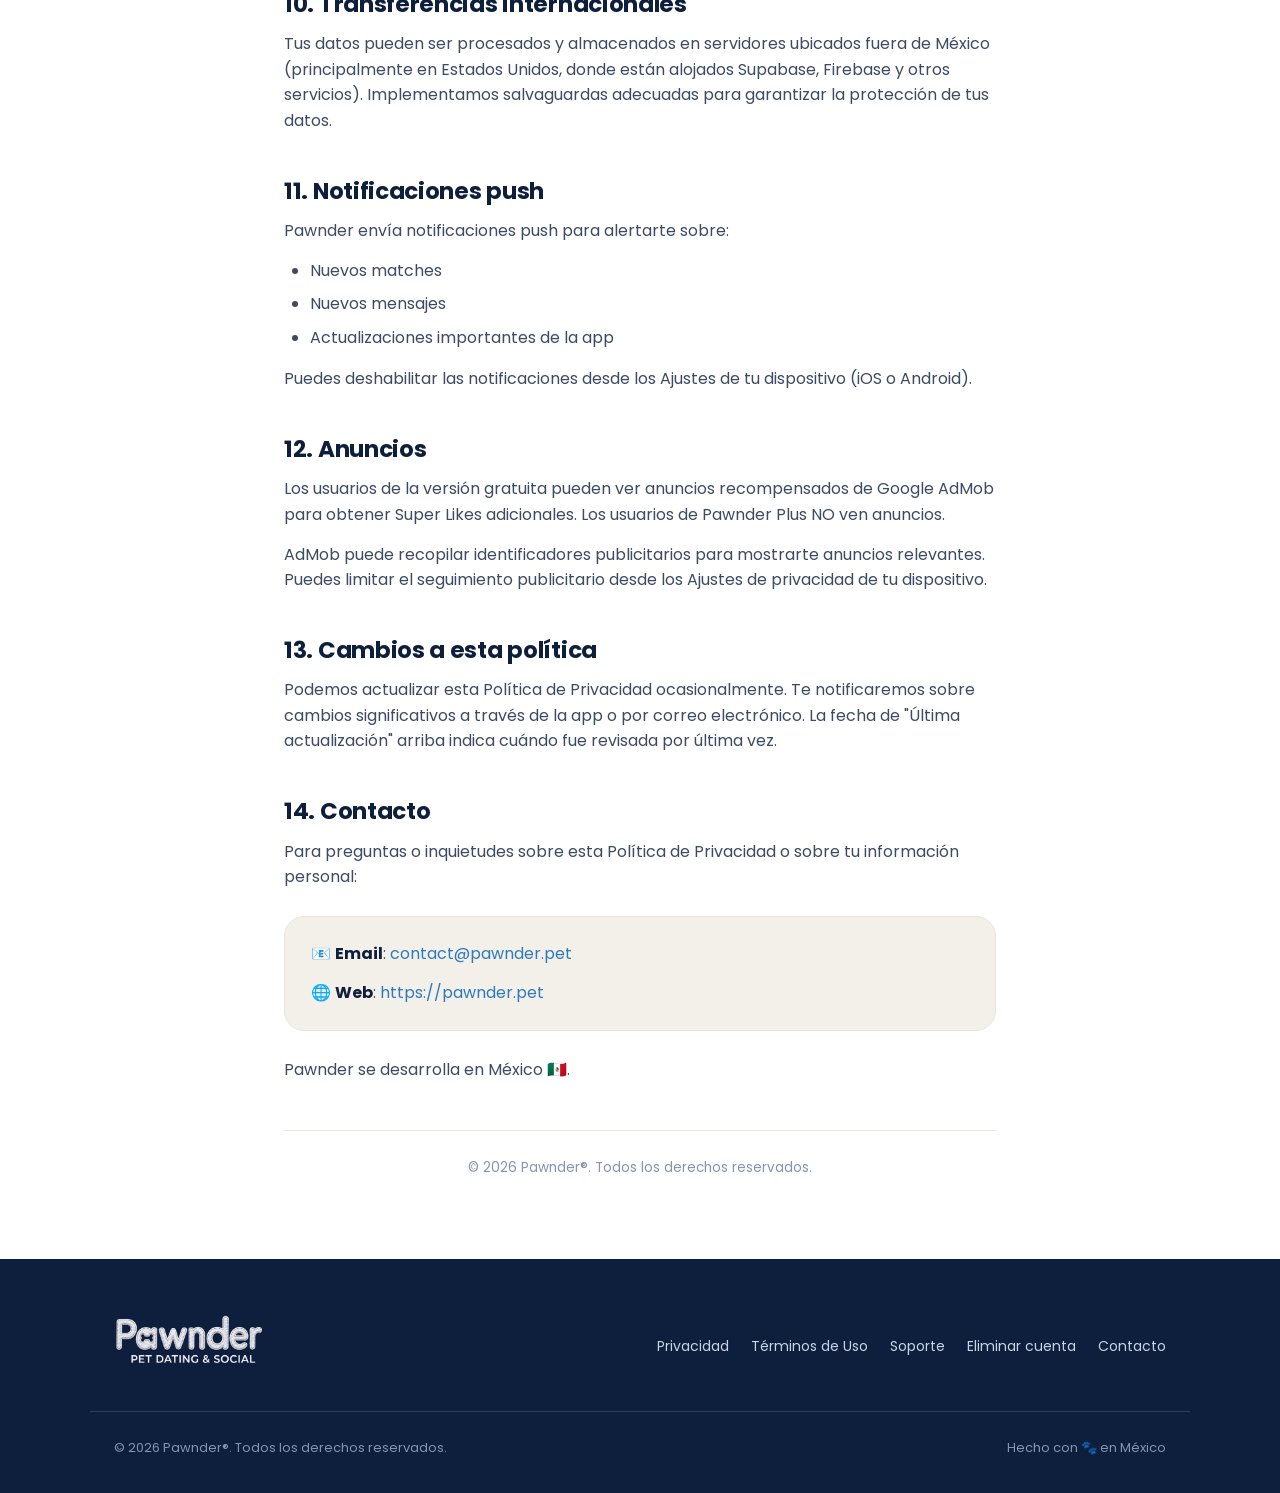
<file: privacy.html>
<!DOCTYPE html>
<html lang="es-MX">
<head>
<meta charset="UTF-8">
<meta name="viewport" content="width=device-width, initial-scale=1.0">
<title>Política de Privacidad — Pawnder</title>
<meta name="description" content="Política de Privacidad de Pawnder. Cómo recopilamos, usamos y protegemos tu información.">
<link rel="icon" type="image/png" href="/assets/isotipo.png">
<link rel="apple-touch-icon" href="/assets/isotipo.png">
<link rel="preconnect" href="https://fonts.googleapis.com">
<link rel="preconnect" href="https://fonts.gstatic.com" crossorigin>
<link href="https://fonts.googleapis.com/css2?family=Poppins:wght@300;400;500;600;700&display=swap" rel="stylesheet">
<link rel="stylesheet" href="/styles.css">
</head>
<body>

<header class="site-header">
  <div class="bar">
    <a class="logo" href="/"><img src="/assets/logo-horizontal.png" alt="Pawnder — Pet Dating & Social"></a>
    <nav class="site-nav">
      <a class="nav-link" href="/soporte">Soporte</a>
      <a class="nav-link" href="/eula">Términos</a>
      <a class="btn btn-cielo btn-sm" href="https://descarga.pawnder.pet">Descargar 🐾</a>
    </nav>
  </div>
</header>

<main class="page-main">
  <div class="narrow">
    <a class="backlink" href="/">← Inicio</a>
    <h1>Política de Privacidad</h1>
    <p class="meta"><strong>Última actualización:</strong> 6 de septiembre de 2026</p>

    <div class="content">
      <p>Esta Política de Privacidad y Aviso de Privacidad describe cómo Pawnder ("nosotros", "nuestra app") recopila, usa y protege tu información cuando utilizas nuestra aplicación móvil (iOS y Android) o nuestro sitio web.</p>
      <p><strong>Responsable del tratamiento:</strong> Pawnder, con domicilio en Guadalajara, Jalisco, México. Contacto: <a href="mailto:contact@pawnder.pet">contact@pawnder.pet</a>. Este documento funge como Aviso de Privacidad conforme a la Ley Federal de Protección de Datos Personales en Posesión de los Particulares (LFPDPPP).</p>

      <h2>1. Información que recopilamos</h2>
      <p>Cuando usas Pawnder, recopilamos la siguiente información:</p>

      <h3>Información de cuenta:</h3>
      <ul>
        <li>Nombre y apellido</li>
        <li>Dirección de correo electrónico</li>
        <li>Foto de perfil (opcional)</li>
        <li>Teléfono de contacto y contacto alterno (solo si contratas servicios de paseo)</li>
      </ul>

      <h3>Información sobre tu mascota:</h3>
      <ul>
        <li>Nombre, raza, edad, sexo</li>
        <li>Fotos y videos</li>
        <li>Descripción y características</li>
        <li>Historial veterinario (si lo proporcionas)</li>
      </ul>

      <h3>Información de ubicación:</h3>
      <ul>
        <li>Ubicación aproximada del dispositivo (con tu permiso) para mostrar matches y servicios cercanos</li>
        <li><strong>Ubicación precisa durante un paseo contratado</strong>: si eres paseador y tienes un paseo en curso, tu ubicación se comparte en tiempo real únicamente con el cliente de ese paseo, desde que recoges a la mascota hasta que la entregas</li>
        <li><strong>Direcciones de recogida</strong>: si contratas paseos, puedes guardar direcciones (con referencias). Solo son visibles para el paseador que contrataste y, en su caso, el administrador de su empresa; el resto de usuarios solo ve la zona aproximada</li>
        <li>Puedes deshabilitar el acceso a ubicación desde los Ajustes de tu dispositivo en cualquier momento</li>
      </ul>

      <h3>Datos de verificación de identidad (sensibles — solo paseadores, pensiones y empresas):</h3>
      <ul>
        <li>Identificación oficial (INE o pasaporte) y selfie de verificación</li>
        <li>Comprobante de domicilio (para registrar una empresa de paseadores)</li>
      </ul>
      <p>Estos documentos se usan <strong>exclusivamente</strong> para verificar tu identidad y prevenir fraude. Se guardan en almacenamiento privado y cifrado, <strong>nunca se muestran en tu perfil ni a otros usuarios</strong>, y solo el personal autorizado de Pawnder puede consultarlos durante la verificación. Al subirlos otorgas tu consentimiento expreso para este tratamiento. Puedes solicitar su eliminación en cualquier momento (ver "Tus derechos").</p>

      <h3>Información de uso:</h3>
      <ul>
        <li>Interacciones dentro de la app (matches, mensajes, super likes)</li>
        <li>Preferencias y configuraciones</li>
        <li>Compras dentro de la app</li>
        <li>Rutas y estadísticas de paseos que registres con la función Actividad (distancia, tiempo, velocidad)</li>
        <li>Fotos de evidencia de entrega de un paseo (solo visibles para el cliente, el paseador y la empresa involucrados)</li>
      </ul>

      <h3>Información de pago:</h3>
      <ul>
        <li>Los pagos se procesan a través de <strong>Stripe</strong>. Pawnder <strong>nunca ve ni almacena tu número de tarjeta</strong></li>
        <li>Si decides guardar una tarjeta para el cobro automático de paseos fijos, Stripe la guarda de forma tokenizada y nosotros solo conservamos la marca y los últimos 4 dígitos para mostrártela en la app</li>
      </ul>

      <h3>Información del dispositivo:</h3>
      <ul>
        <li>Modelo del dispositivo y versión del sistema operativo (iOS o Android)</li>
        <li>Identificadores de dispositivo (para anuncios y análisis)</li>
      </ul>

      <h2>2. Cómo usamos tu información</h2>
      <p>Usamos tu información para:</p>
      <ul>
        <li>Proporcionar y mejorar los servicios de Pawnder</li>
        <li>Mostrar matches relevantes basados en ubicación y preferencias</li>
        <li>Procesar suscripciones de Pawnder Plus</li>
        <li>Enviar notificaciones push (con tu permiso)</li>
        <li>Prevenir fraude y abuso</li>
        <li>Cumplir con obligaciones legales</li>
      </ul>

      <h2>3. Servicios de terceros</h2>
      <p>Pawnder utiliza los siguientes servicios de terceros que pueden recopilar información:</p>
      <ul>
        <li><strong>Supabase</strong>: Para almacenamiento de datos y autenticación</li>
        <li><strong>Apple Sign In</strong>: Para inicio de sesión seguro</li>
        <li><strong>Google Sign In</strong>: Para inicio de sesión alternativo</li>
        <li><strong>Google AdMob</strong>: Para anuncios recompensados (usuarios gratis)</li>
        <li><strong>Apple StoreKit / Google Play Billing</strong>: Para procesar suscripciones Pawnder Plus</li>
        <li><strong>Firebase Cloud Messaging / Apple Push Notification service</strong>: Para notificaciones push</li>
        <li><strong>Stripe</strong>: Para procesar pagos de servicios (hospedajes, paseos)</li>
        <li><strong>Firebase Analytics</strong>: Para análisis de uso anónimo</li>
      </ul>
      <p>Cada uno de estos servicios tiene su propia política de privacidad.</p>

      <h2>4. Compartir información</h2>
      <p>NO vendemos tu información personal a terceros. Solo compartimos información:</p>
      <ul>
        <li>Con otros usuarios cuando haces match (tu foto, nombre y datos de tu mascota)</li>
        <li>Cuando es requerido por ley</li>
        <li>Con tu consentimiento explícito</li>
        <li>Con proveedores de servicios que nos ayudan a operar la app (bajo acuerdos de confidencialidad)</li>
      </ul>

      <h2>5. Seguridad de datos</h2>
      <p>Implementamos medidas de seguridad técnicas y organizativas para proteger tu información, incluyendo:</p>
      <ul>
        <li>Cifrado en tránsito (HTTPS/TLS)</li>
        <li>Cifrado en reposo en bases de datos</li>
        <li>Autenticación segura</li>
        <li>Auditorías periódicas de seguridad</li>
      </ul>

      <h2>6. Funciones automatizadas e inteligencia artificial</h2>
      <p>Pawnder usa procesamiento automatizado en funciones específicas:</p>
      <ul>
        <li><strong>Moderación de imágenes</strong>: las fotos se analizan automáticamente en tu dispositivo para bloquear contenido inapropiado antes de publicarse</li>
        <li><strong>Encuadre de fotos</strong>: detectamos a la mascota en la foto (en tu dispositivo) para mostrarla mejor encuadrada</li>
        <li><strong>Cobros automáticos de paseos fijos</strong>: si guardaste una tarjeta, el cobro se realiza automáticamente al completarse cada paseo conforme al plan y la política de cancelación que contrataste; siempre puedes disputar un cobro contactándonos</li>
        <li><strong>Sugerencias de asignación</strong>: a las empresas de paseadores les sugerimos paseadores por cercanía y disponibilidad</li>
      </ul>
      <p>No usamos tus datos personales para entrenar modelos de inteligencia artificial, ni tomamos decisiones automatizadas con efectos legales sobre ti sin intervención humana.</p>

      <h2>7. Tus derechos (ARCO)</h2>
      <p>Tienes derecho a:</p>
      <ul>
        <li><strong>Acceder</strong> a la información que tenemos sobre ti</li>
        <li><strong>Corregir</strong> información incorrecta</li>
        <li><strong>Eliminar</strong> tu cuenta y datos asociados</li>
        <li><strong>Exportar</strong> tus datos en formato legible</li>
        <li><strong>Retirar consentimiento</strong> para procesamientos específicos</li>
        <li><strong>Oponerte</strong> al procesamiento de tus datos para fines específicos</li>
      </ul>
      <p>Para ejercer cualquiera de estos derechos (Acceso, Rectificación, Cancelación y Oposición — derechos ARCO — así como la revocación de tu consentimiento), escríbenos a <a href="mailto:contact@pawnder.pet">contact@pawnder.pet</a> desde el correo asociado a tu cuenta. Respondemos en un máximo de 20 días hábiles. Si consideras que tu derecho a la protección de datos fue vulnerado, puedes acudir al INAI (<a href="https://home.inai.org.mx" rel="noopener">home.inai.org.mx</a>).</p>

      <h2>8. Eliminación de cuenta</h2>
      <p>Puedes eliminar tu cuenta en cualquier momento desde:</p>
      <ul>
        <li>App → Configuración → Eliminar cuenta</li>
      </ul>
      <p>Tus datos se eliminarán permanentemente en un plazo de 30 días, excepto cuando estemos obligados legalmente a conservarlos. Más detalles en <a href="/eliminar-cuenta">Eliminar cuenta</a>.</p>

      <h2>9. Menores de edad</h2>
      <p>Pawnder NO está dirigida a menores de 13 años. No recopilamos conscientemente información de menores de 13 años. Si descubres que un menor de 13 años ha proporcionado información personal, contáctanos para eliminarla.</p>

      <h2>10. Transferencias internacionales</h2>
      <p>Tus datos pueden ser procesados y almacenados en servidores ubicados fuera de México (principalmente en Estados Unidos, donde están alojados Supabase, Firebase y otros servicios). Implementamos salvaguardas adecuadas para garantizar la protección de tus datos.</p>

      <h2>11. Notificaciones push</h2>
      <p>Pawnder envía notificaciones push para alertarte sobre:</p>
      <ul>
        <li>Nuevos matches</li>
        <li>Nuevos mensajes</li>
        <li>Actualizaciones importantes de la app</li>
      </ul>
      <p>Puedes deshabilitar las notificaciones desde los Ajustes de tu dispositivo (iOS o Android).</p>

      <h2>12. Anuncios</h2>
      <p>Los usuarios de la versión gratuita pueden ver anuncios recompensados de Google AdMob para obtener Super Likes adicionales. Los usuarios de Pawnder Plus NO ven anuncios.</p>
      <p>AdMob puede recopilar identificadores publicitarios para mostrarte anuncios relevantes. Puedes limitar el seguimiento publicitario desde los Ajustes de privacidad de tu dispositivo.</p>

      <h2>13. Cambios a esta política</h2>
      <p>Podemos actualizar esta Política de Privacidad ocasionalmente. Te notificaremos sobre cambios significativos a través de la app o por correo electrónico. La fecha de "Última actualización" arriba indica cuándo fue revisada por última vez.</p>

      <h2>14. Contacto</h2>
      <p>Para preguntas o inquietudes sobre esta Política de Privacidad o sobre tu información personal:</p>
      <div class="box">
        <p>📧 <strong>Email</strong>: <a href="mailto:contact@pawnder.pet">contact@pawnder.pet</a></p>
        <p>🌐 <strong>Web</strong>: <a href="https://pawnder.pet">https://pawnder.pet</a></p>
      </div>
      <p>Pawnder se desarrolla en México 🇲🇽.</p>
    </div>

    <hr class="divider">
    <p class="fineprint">© 2026 Pawnder®. Todos los derechos reservados.</p>
  </div>
</main>

<footer class="site-footer">
  <div class="top">
    <div class="brand">
      <img src="/assets/logo-blanco.png" alt="Pawnder">
    </div>
    <nav>
      <a href="/privacy">Privacidad</a>
      <a href="/eula">Términos de Uso</a>
      <a href="/soporte">Soporte</a>
      <a href="/eliminar-cuenta">Eliminar cuenta</a>
      <a href="mailto:contact@pawnder.pet">Contacto</a>
    </nav>
  </div>
  <div class="bottom">
    <span>© 2026 Pawnder®. Todos los derechos reservados.</span>
    <span>Hecho con 🐾 en México</span>
  </div>
</footer>

</body>
</html>
</file>
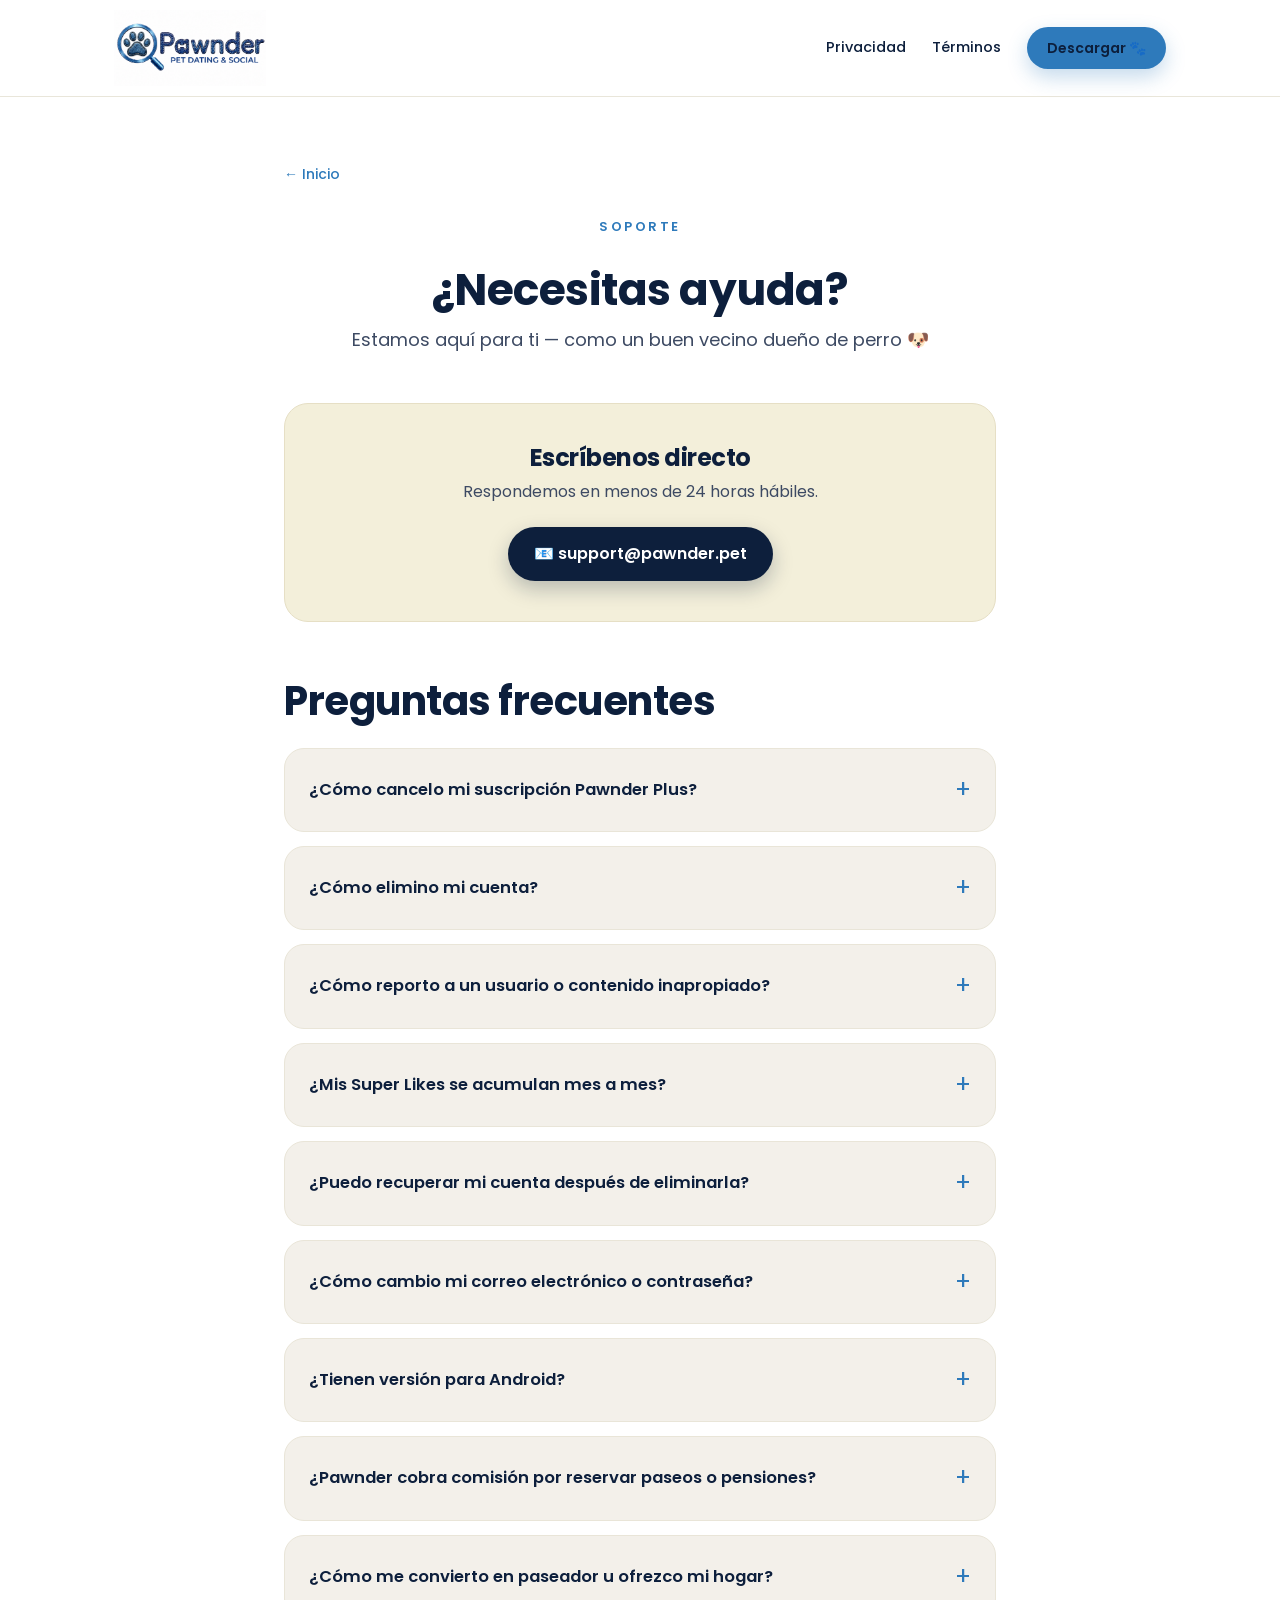
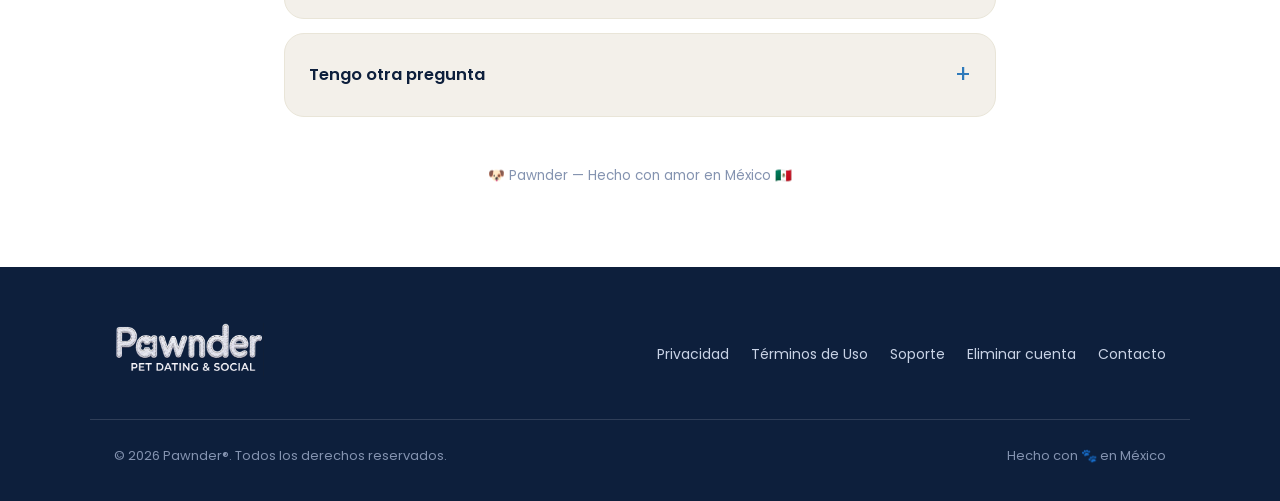
<file: soporte.html>
<!DOCTYPE html>
<html lang="es-MX">
<head>
<meta charset="UTF-8">
<meta name="viewport" content="width=device-width, initial-scale=1.0">
<title>Soporte — Pawnder</title>
<meta name="description" content="Soporte y preguntas frecuentes de Pawnder. Encuentra respuestas o contáctanos.">
<link rel="icon" type="image/png" href="/assets/isotipo.png">
<link rel="apple-touch-icon" href="/assets/isotipo.png">
<link rel="preconnect" href="https://fonts.googleapis.com">
<link rel="preconnect" href="https://fonts.gstatic.com" crossorigin>
<link href="https://fonts.googleapis.com/css2?family=Poppins:wght@300;400;500;600;700&display=swap" rel="stylesheet">
<link rel="stylesheet" href="/styles.css">
</head>
<body>

<header class="site-header">
  <div class="bar">
    <a class="logo" href="/"><img src="/assets/logo-horizontal.png" alt="Pawnder — Pet Dating & Social"></a>
    <nav class="site-nav">
      <a class="nav-link" href="/privacy">Privacidad</a>
      <a class="nav-link" href="/eula">Términos</a>
      <a class="btn btn-cielo btn-sm" href="https://descarga.pawnder.pet">Descargar 🐾</a>
    </nav>
  </div>
</header>

<main class="page-main">
  <div class="narrow">
    <a class="backlink" href="/">← Inicio</a>
    <div style="text-align:center;margin:26px 0 48px">
      <span class="kicker">Soporte</span>
      <h1>¿Necesitas ayuda?</h1>
      <p style="font-size:18px;margin-top:10px">Estamos aquí para ti — como un buen vecino dueño de perro 🐶</p>
    </div>

    <div class="contact-card">
      <h2>Escríbenos directo</h2>
      <p>Respondemos en menos de 24 horas hábiles.</p>
      <a class="btn btn-navy" href="mailto:support@pawnder.pet">📧 support@pawnder.pet</a>
    </div>

    <h2 style="margin-bottom:24px">Preguntas frecuentes</h2>

    <details class="faq">
      <summary>¿Cómo cancelo mi suscripción Pawnder Plus?</summary>
      <div class="answer">
        <p>1. Abre <strong>Ajustes</strong> en tu iPhone</p>
        <p>2. Toca tu nombre arriba</p>
        <p>3. Toca <strong>Suscripciones</strong></p>
        <p>4. Selecciona <strong>Pawnder Plus</strong></p>
        <p>5. Toca <strong>Cancelar suscripción</strong></p>
      </div>
    </details>

    <details class="faq">
      <summary>¿Cómo elimino mi cuenta?</summary>
      <div class="answer">
        <p>Abre Pawnder → <strong>Configuración</strong> → <strong>Eliminar cuenta</strong>. Tus datos se borrarán permanentemente en un plazo de 30 días. Más detalles en <a href="/eliminar-cuenta">Eliminar cuenta</a>.</p>
      </div>
    </details>

    <details class="faq">
      <summary>¿Cómo reporto a un usuario o contenido inapropiado?</summary>
      <div class="answer">
        <p>En el perfil del usuario, toca los tres puntos (•••) → <strong>Reportar</strong>. Revisamos cada reporte en menos de 48 horas y tomamos las acciones necesarias.</p>
      </div>
    </details>

    <details class="faq">
      <summary>¿Mis Super Likes se acumulan mes a mes?</summary>
      <div class="answer">
        <p>No. Si eres Plus, recibes 5 nuevos al inicio de cada mes (los del mes anterior se pierden). Los que ganes viendo anuncios recompensados (máximo 3 al día) se suman a tu total disponible.</p>
      </div>
    </details>

    <details class="faq">
      <summary>¿Puedo recuperar mi cuenta después de eliminarla?</summary>
      <div class="answer">
        <p>No. Una vez eliminada, no se puede recuperar. Tendrás que crear una cuenta nueva con un correo diferente.</p>
      </div>
    </details>

    <details class="faq">
      <summary>¿Cómo cambio mi correo electrónico o contraseña?</summary>
      <div class="answer">
        <p>Por ahora desde la app no es posible cambiar el correo. Escríbenos a <a href="mailto:support@pawnder.pet">support@pawnder.pet</a> con la solicitud y te ayudamos.</p>
      </div>
    </details>

    <details class="faq">
      <summary>¿Tienen versión para Android?</summary>
      <div class="answer">
        <p>Próximamente. Por ahora Pawnder solo está disponible en iPhone y iPad. Regístrate en <a href="https://descarga.pawnder.pet">descarga.pawnder.pet</a> y te avisamos cuando salga.</p>
      </div>
    </details>

    <details class="faq">
      <summary>¿Pawnder cobra comisión por reservar paseos o pensiones?</summary>
      <div class="answer">
        <p>Sí, Pawnder retiene una comisión del 10% sobre cada reserva confirmada. El 90% va directamente al paseador o anfitrión.</p>
      </div>
    </details>

    <details class="faq">
      <summary>¿Cómo me convierto en paseador u ofrezco mi hogar?</summary>
      <div class="answer">
        <p>Necesitas tener una suscripción Pawnder Plus activa. Después, abre la sección de Paseadores o Pensiones en la app y configura tu perfil de servicio.</p>
      </div>
    </details>

    <details class="faq">
      <summary>Tengo otra pregunta</summary>
      <div class="answer">
        <p>Escríbenos a <a href="mailto:support@pawnder.pet">support@pawnder.pet</a> y te respondemos en menos de 24 horas hábiles.</p>
      </div>
    </details>

    <p class="fineprint" style="margin-top:48px">🐶 Pawnder — Hecho con amor en México 🇲🇽</p>
  </div>
</main>

<footer class="site-footer">
  <div class="top">
    <div class="brand">
      <img src="/assets/logo-blanco.png" alt="Pawnder">
    </div>
    <nav>
      <a href="/privacy">Privacidad</a>
      <a href="/eula">Términos de Uso</a>
      <a href="/soporte">Soporte</a>
      <a href="/eliminar-cuenta">Eliminar cuenta</a>
      <a href="mailto:support@pawnder.pet">Contacto</a>
    </nav>
  </div>
  <div class="bottom">
    <span>© 2026 Pawnder®. Todos los derechos reservados.</span>
    <span>Hecho con 🐾 en México</span>
  </div>
</footer>

</body>
</html>
</file>
<file: styles.css>
/* ============================================================
   Pawnder — Sistema de diseño web
   Basado en el Manual de Identidad de Marca v1.0 · 2026
   Paleta 60% crema/blanco · 30% azul · 10% dorado
   Tipografía: Poppins (Roboto Mono para datos/precios)
   ============================================================ */

:root{
  --cobalto:#0A2A6B;   /* principal */
  --royal:#001E7E;     /* fondo de marca */
  --cielo:#2E7ABB;     /* acento / botones */
  --navy:#0D1F3C;      /* títulos / texto */
  --claro:#7CB8E6;     /* brillos / detalles */
  --plata:#C7CDD6;     /* premium / metal */
  --crema:#F3EFDA;     /* fondo cálido */
  --arena:#F3F0EA;     /* superficies */
  --dorado:#E8B23A;    /* favoritos / destacados */
  --texto:#3d4a63;     /* cuerpo sobre claro */
  --radius:20px;
}

*{box-sizing:border-box;margin:0;padding:0}
html{scroll-behavior:smooth}
body{
  font-family:'Poppins',-apple-system,BlinkMacSystemFont,'Segoe UI',sans-serif;
  color:var(--texto);
  background:#fff;
  line-height:1.6;
  -webkit-font-smoothing:antialiased;
}
img{max-width:100%;display:block}
a{color:var(--cielo);text-decoration:none}
a:hover{text-decoration:underline}

h1,h2,h3,h4{color:var(--navy);font-weight:700;letter-spacing:-.5px;line-height:1.15}
h1{font-size:clamp(34px,5vw,52px)}
h2{font-size:clamp(28px,4vw,40px)}
h3{font-size:20px;letter-spacing:0}

.wrap{max-width:1100px;margin:0 auto;padding:0 24px}
.narrow{max-width:760px;margin:0 auto;padding:0 24px}

/* Etiquetas / kicker — Poppins SemiBold mayúsculas +tracking */
.kicker{
  display:inline-block;font-size:13px;font-weight:600;letter-spacing:2.5px;
  text-transform:uppercase;color:var(--cielo);margin-bottom:14px;
}
.kicker.gold{color:var(--dorado)}

/* Patrón de marca "Paw & Bone" — tono sobre tono, opacidad 8–12% */
.pattern{
  background-color:var(--crema);
  background-image:url("data:image/svg+xml,%3Csvg xmlns='http://www.w3.org/2000/svg' width='140' height='140' viewBox='0 0 140 140'%3E%3Cg fill='%230A2A6B' fill-opacity='0.07'%3E%3Cg transform='translate(22,22)'%3E%3Cellipse cx='0' cy='6' rx='7' ry='6'/%3E%3Cellipse cx='-9' cy='-3' rx='3.4' ry='4.4'/%3E%3Cellipse cx='-3' cy='-8' rx='3.4' ry='4.4'/%3E%3Cellipse cx='4' cy='-8' rx='3.4' ry='4.4'/%3E%3Cellipse cx='10' cy='-3' rx='3.4' ry='4.4'/%3E%3C/g%3E%3Cg transform='translate(92,92) rotate(-25)'%3E%3Crect x='-10' y='-3' width='20' height='6' rx='3'/%3E%3Ccircle cx='-10' cy='-3.5' r='3.6'/%3E%3Ccircle cx='-10' cy='3.5' r='3.6'/%3E%3Ccircle cx='10' cy='-3.5' r='3.6'/%3E%3Ccircle cx='10' cy='3.5' r='3.6'/%3E%3C/g%3E%3Cg transform='translate(100,30) rotate(18)'%3E%3Cellipse cx='0' cy='5' rx='5.4' ry='4.6'/%3E%3Cellipse cx='-7' cy='-2.4' rx='2.6' ry='3.4'/%3E%3Cellipse cx='-2.3' cy='-6.2' rx='2.6' ry='3.4'/%3E%3Cellipse cx='3.1' cy='-6.2' rx='2.6' ry='3.4'/%3E%3Cellipse cx='7.7' cy='-2.4' rx='2.6' ry='3.4'/%3E%3C/g%3E%3Cg transform='translate(35,105) rotate(12)'%3E%3Crect x='-8' y='-2.4' width='16' height='4.8' rx='2.4'/%3E%3Ccircle cx='-8' cy='-2.8' r='2.9'/%3E%3Ccircle cx='-8' cy='2.8' r='2.9'/%3E%3Ccircle cx='8' cy='-2.8' r='2.9'/%3E%3Ccircle cx='8' cy='2.8' r='2.9'/%3E%3C/g%3E%3C/g%3E%3C/svg%3E");
}

/* ---------- Header ---------- */
.site-header{
  position:sticky;top:0;z-index:50;
  background:rgba(255,255,255,.92);backdrop-filter:blur(12px);
  border-bottom:1px solid #e9e6da;
}
.site-header .bar{
  max-width:1100px;margin:0 auto;padding:10px 24px;
  display:flex;align-items:center;justify-content:space-between;gap:16px;
}
.site-header .logo img{height:76px;width:auto}
.site-nav{display:flex;align-items:center;gap:26px;font-size:14.5px;font-weight:500}
.site-nav a{color:var(--navy)}
.site-nav a:hover{color:var(--cielo);text-decoration:none}
@media(max-width:640px){
  .site-nav a.nav-link{display:none}
  .site-header .logo img{height:56px}
}

/* ---------- Botones ---------- */
.btn{
  display:inline-flex;align-items:center;justify-content:center;gap:10px;
  padding:14px 26px;border-radius:999px;border:none;cursor:pointer;
  font-family:inherit;font-size:16px;font-weight:600;text-decoration:none;
  transition:transform .15s ease, box-shadow .15s ease, background .15s ease;
}
.btn:hover{text-decoration:none;transform:translateY(-1px)}
.btn:active{transform:scale(.98)}
.btn svg{width:20px;height:20px;flex:none}
.btn-cielo{background:var(--cielo);color:#fff;box-shadow:0 8px 20px rgba(46,122,187,.28)}
.btn-cielo:hover{background:#2a6fa9;color:#fff}
.btn-navy{background:var(--navy);color:#fff;box-shadow:0 8px 20px rgba(13,31,60,.25)}
.btn-navy:hover{background:#16294d;color:#fff}
.btn-dorado{background:var(--dorado);color:var(--navy);box-shadow:0 8px 20px rgba(232,178,58,.35)}
.btn-dorado:hover{background:#d9a42e;color:var(--navy)}
.btn-outline{
  background:transparent;color:var(--navy);
  border:1.5px solid var(--plata);box-shadow:none;
}
.btn-outline:hover{border-color:var(--cielo);color:var(--cielo)}
.btn-sm{padding:10px 20px;font-size:14px}

/* ---------- Hero ---------- */
.hero{padding:72px 0 84px;overflow:hidden}
.hero .grid{
  max-width:1100px;margin:0 auto;padding:0 24px;
  display:grid;grid-template-columns:1.1fr .9fr;gap:48px;align-items:center;
}
@media(max-width:860px){.hero .grid{grid-template-columns:1fr;gap:56px}}
.hero p.sub{font-size:18px;margin:20px 0 30px;max-width:520px}
.hero .ctas{display:flex;flex-wrap:wrap;gap:14px;align-items:center}
.hero .trust{margin-top:22px;font-size:14px;color:var(--navy);font-weight:500}

/* Mockup de teléfono */
.phone-wrap{display:flex;justify-content:center;position:relative}
.phone{
  width:300px;background:#fff;border-radius:44px;padding:14px;
  box-shadow:0 30px 80px rgba(10,42,107,.28), 0 4px 16px rgba(10,42,107,.15);
  border:1px solid #e6e3d8;position:relative;
}
.phone .screen{background:var(--arena);border-radius:32px;overflow:hidden}
.phone .app-bar{
  display:flex;align-items:center;justify-content:space-between;
  padding:12px 14px;background:#fff;border-bottom:1px solid #eee9dd;
}
.phone .app-bar img{height:22px;width:auto}
.phone .app-bar span{font-size:13px}
.pet-card{margin:14px;border-radius:20px;overflow:hidden;position:relative;
  border:2.5px solid var(--dorado);box-shadow:0 10px 26px rgba(13,31,60,.18)}
.pet-card img{width:100%;height:300px;object-fit:cover}
.pet-card .grad{
  position:absolute;inset:0;
  background:linear-gradient(180deg,rgba(13,31,60,0) 45%,rgba(13,31,60,.82) 100%);
}
.pet-card .destacado{
  position:absolute;top:10px;left:10px;background:var(--dorado);color:var(--navy);
  font-size:11px;font-weight:700;letter-spacing:.5px;padding:4px 10px;border-radius:999px;
}
.pet-card .info{position:absolute;left:14px;right:14px;bottom:12px;color:#fff}
.pet-card .info .name{font-weight:700;font-size:19px;letter-spacing:-.3px}
.pet-card .info .meta{font-size:12.5px;opacity:.92}
.phone .actions{display:flex;justify-content:center;gap:18px;padding:2px 0 16px}
.phone .actions .act{
  width:52px;height:52px;border-radius:50%;display:flex;align-items:center;justify-content:center;
  font-size:21px;background:#fff;box-shadow:0 6px 16px rgba(13,31,60,.14);
}
.phone .actions .act.star{background:var(--dorado)}
.phone .actions .act.paw{background:var(--cielo)}
.match-chip{
  position:absolute;top:26px;right:-6px;transform:rotate(6deg);
  background:#fff;border:1.5px solid var(--claro);color:var(--navy);
  font-size:13px;font-weight:600;padding:9px 16px;border-radius:999px;
  box-shadow:0 10px 24px rgba(46,122,187,.25);
}
@media(max-width:860px){.match-chip{right:8px}}

/* ---------- Secciones ---------- */
.section{padding:84px 0}
.section .head{text-align:center;max-width:640px;margin:0 auto 52px;padding:0 24px}
.section .head p{margin-top:14px;font-size:17px}

/* Tarjetas de funciones */
.features{
  max-width:1100px;margin:0 auto;padding:0 24px;
  display:grid;grid-template-columns:repeat(3,1fr);gap:22px;
}
@media(max-width:900px){.features{grid-template-columns:repeat(2,1fr)}}
@media(max-width:600px){.features{grid-template-columns:1fr}}
.feature{
  background:var(--arena);border-radius:var(--radius);padding:28px 24px;
  border:1px solid #e9e5d8;
  transition:transform .18s ease, box-shadow .18s ease;
}
.feature:hover{transform:translateY(-4px);box-shadow:0 16px 36px rgba(10,42,107,.10)}
.feature .ico{
  width:52px;height:52px;border-radius:16px;background:#fff;
  display:flex;align-items:center;justify-content:center;font-size:25px;
  box-shadow:0 4px 12px rgba(10,42,107,.10);margin-bottom:18px;
}
.feature h3{margin-bottom:8px}
.feature p{font-size:14.5px}

/* ---------- Banda Pawnder Plus (Azul Royal) ---------- */
.plus{
  background:linear-gradient(150deg,var(--cobalto) 0%,var(--royal) 60%,#02185f 100%);
  color:#dfe7f5;padding:88px 0;
}
.plus .inner{max-width:1100px;margin:0 auto;padding:0 24px;text-align:center}
.plus .badge{
  display:inline-block;background:var(--dorado);color:var(--navy);
  font-size:12px;font-weight:700;letter-spacing:2px;text-transform:uppercase;
  padding:7px 16px;border-radius:999px;margin-bottom:22px;
}
.plus h2{color:#fff}
.plus p.lead{max-width:560px;margin:16px auto 8px;font-size:17px;color:#c9d6ef}
.plus .price{
  font-family:'Roboto Mono',monospace;font-size:15px;letter-spacing:1px;
  color:var(--claro);margin-bottom:40px;
}
.plus .perks{
  display:grid;grid-template-columns:repeat(4,1fr);gap:18px;margin-bottom:44px;
}
@media(max-width:860px){.plus .perks{grid-template-columns:repeat(2,1fr)}}
.perk{
  background:rgba(255,255,255,.07);border:1px solid rgba(199,205,214,.22);
  border-radius:var(--radius);padding:24px 18px;
}
.perk .em{font-size:26px;margin-bottom:10px}
.perk h3{color:#fff;font-size:15.5px;font-weight:600;margin-bottom:5px}
.perk p{font-size:13px;color:#b9c8e6}

/* ---------- CTA descarga ---------- */
.download .box{
  max-width:860px;margin:0 auto;text-align:center;padding:0 24px;
}
.download .isotipo{
  width:92px;height:92px;border-radius:24px;margin:0 auto 26px;
  box-shadow:0 14px 34px rgba(10,42,107,.25);
}
.download p.sub{max-width:520px;margin:16px auto 32px;font-size:17px}
.download .ctas{display:flex;flex-wrap:wrap;gap:14px;justify-content:center}
.download .note{margin-top:20px;font-size:14px}

/* ---------- Footer (Navy) ---------- */
.site-footer{background:var(--navy);color:#aebad1;padding:56px 0 34px}
.site-footer .top{
  max-width:1100px;margin:0 auto;padding:0 24px 34px;
  display:flex;flex-wrap:wrap;gap:34px;align-items:center;justify-content:space-between;
}
.site-footer .brand img{height:54px;width:auto;margin-bottom:8px}
.site-footer .brand p{font-size:12px;letter-spacing:2px;text-transform:uppercase;color:#7f8dab}
.site-footer nav{display:flex;flex-wrap:wrap;gap:22px;font-size:14px}
.site-footer nav a{color:#c9d3e6}
.site-footer nav a:hover{color:#fff}
.site-footer .bottom{
  max-width:1100px;margin:0 auto;padding:26px 24px 0;
  border-top:1px solid rgba(199,205,214,.18);
  display:flex;flex-wrap:wrap;gap:10px;align-items:center;justify-content:space-between;
  font-size:13px;color:#8493b0;
}

/* ---------- Páginas legales / contenido ---------- */
.page-main{padding:64px 0 80px}
.page-main .backlink{font-size:14px;font-weight:500}
.page-main h1{margin:14px 0 10px;font-size:clamp(30px,4.5vw,44px)}
.page-main .meta{color:#7f8aa3;font-size:14.5px;margin-bottom:44px}
.content h2{font-size:23px;margin:44px 0 14px;letter-spacing:-.3px}
.content h3{font-size:17px;color:var(--navy);margin:22px 0 8px}
.content p{margin-bottom:14px}
.content ul,.content ol{padding-left:26px;margin-bottom:16px}
.content li{margin-bottom:8px}
.content strong{color:var(--navy)}
.box{
  background:var(--arena);border:1px solid #e9e5d8;border-radius:var(--radius);
  padding:24px 26px;margin:26px 0;
}
.box.gold{background:var(--crema);border-left:4px solid var(--dorado)}
.box p:last-child{margin-bottom:0}
.divider{border:none;border-top:1px solid #e9e6da;margin:48px 0 26px}
.fineprint{font-size:13.5px;color:#8493b0;text-align:center}

/* FAQ (soporte) */
details.faq{
  background:var(--arena);border:1px solid #e9e5d8;border-radius:var(--radius);
  padding:22px 24px;margin-bottom:14px;
}
details.faq summary{
  list-style:none;cursor:pointer;display:flex;justify-content:space-between;
  align-items:center;gap:14px;font-weight:600;color:var(--navy);font-size:16.5px;
}
details.faq summary::-webkit-details-marker{display:none}
details.faq summary::after{
  content:'+';font-size:24px;color:var(--cielo);font-weight:400;transition:transform .18s ease;
}
details.faq[open] summary::after{transform:rotate(45deg)}
details.faq .answer{margin-top:14px;font-size:15px}
details.faq .answer p{margin-bottom:8px}

/* Tarjeta de contacto destacada */
.contact-card{
  background:var(--crema);border:1px solid #e6dfc5;border-radius:24px;
  padding:40px 32px;text-align:center;margin-bottom:56px;
}
.contact-card h2{font-size:24px;margin-bottom:8px}
.contact-card p{margin-bottom:22px}
</file>
